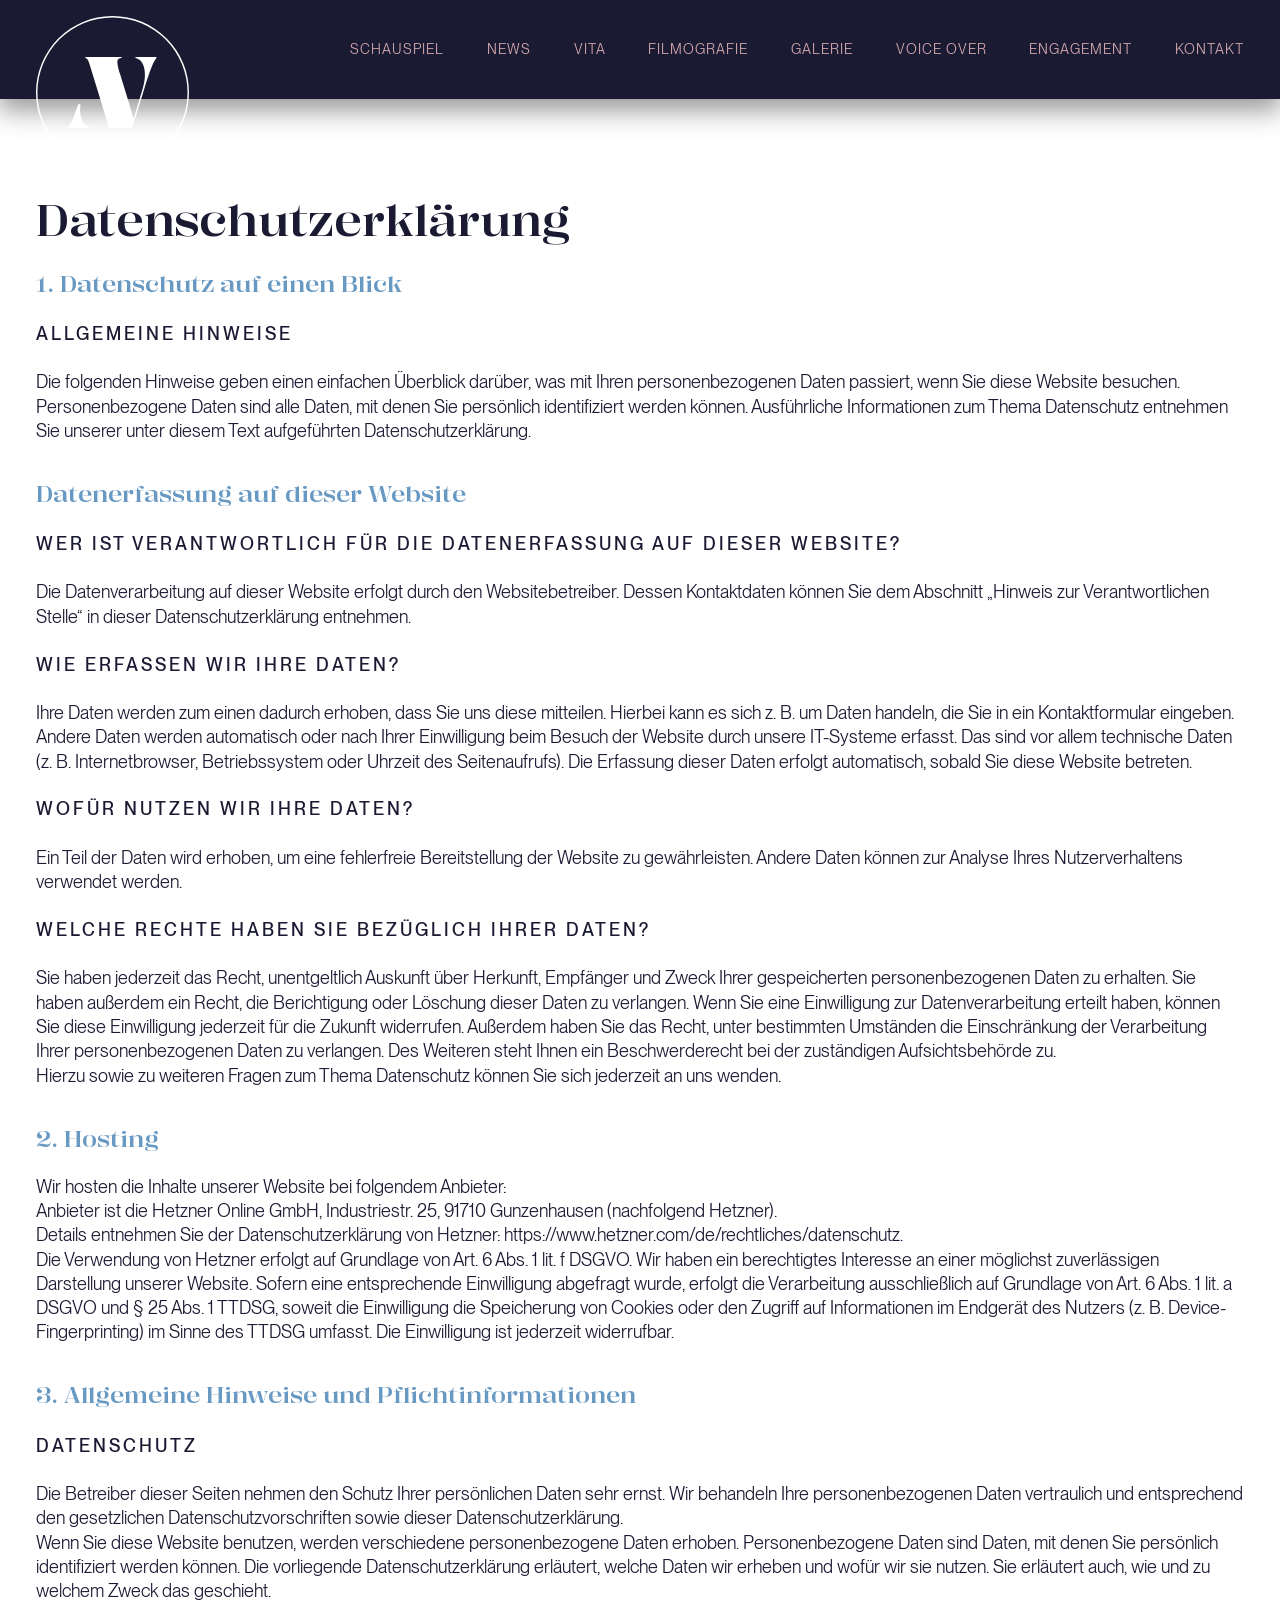
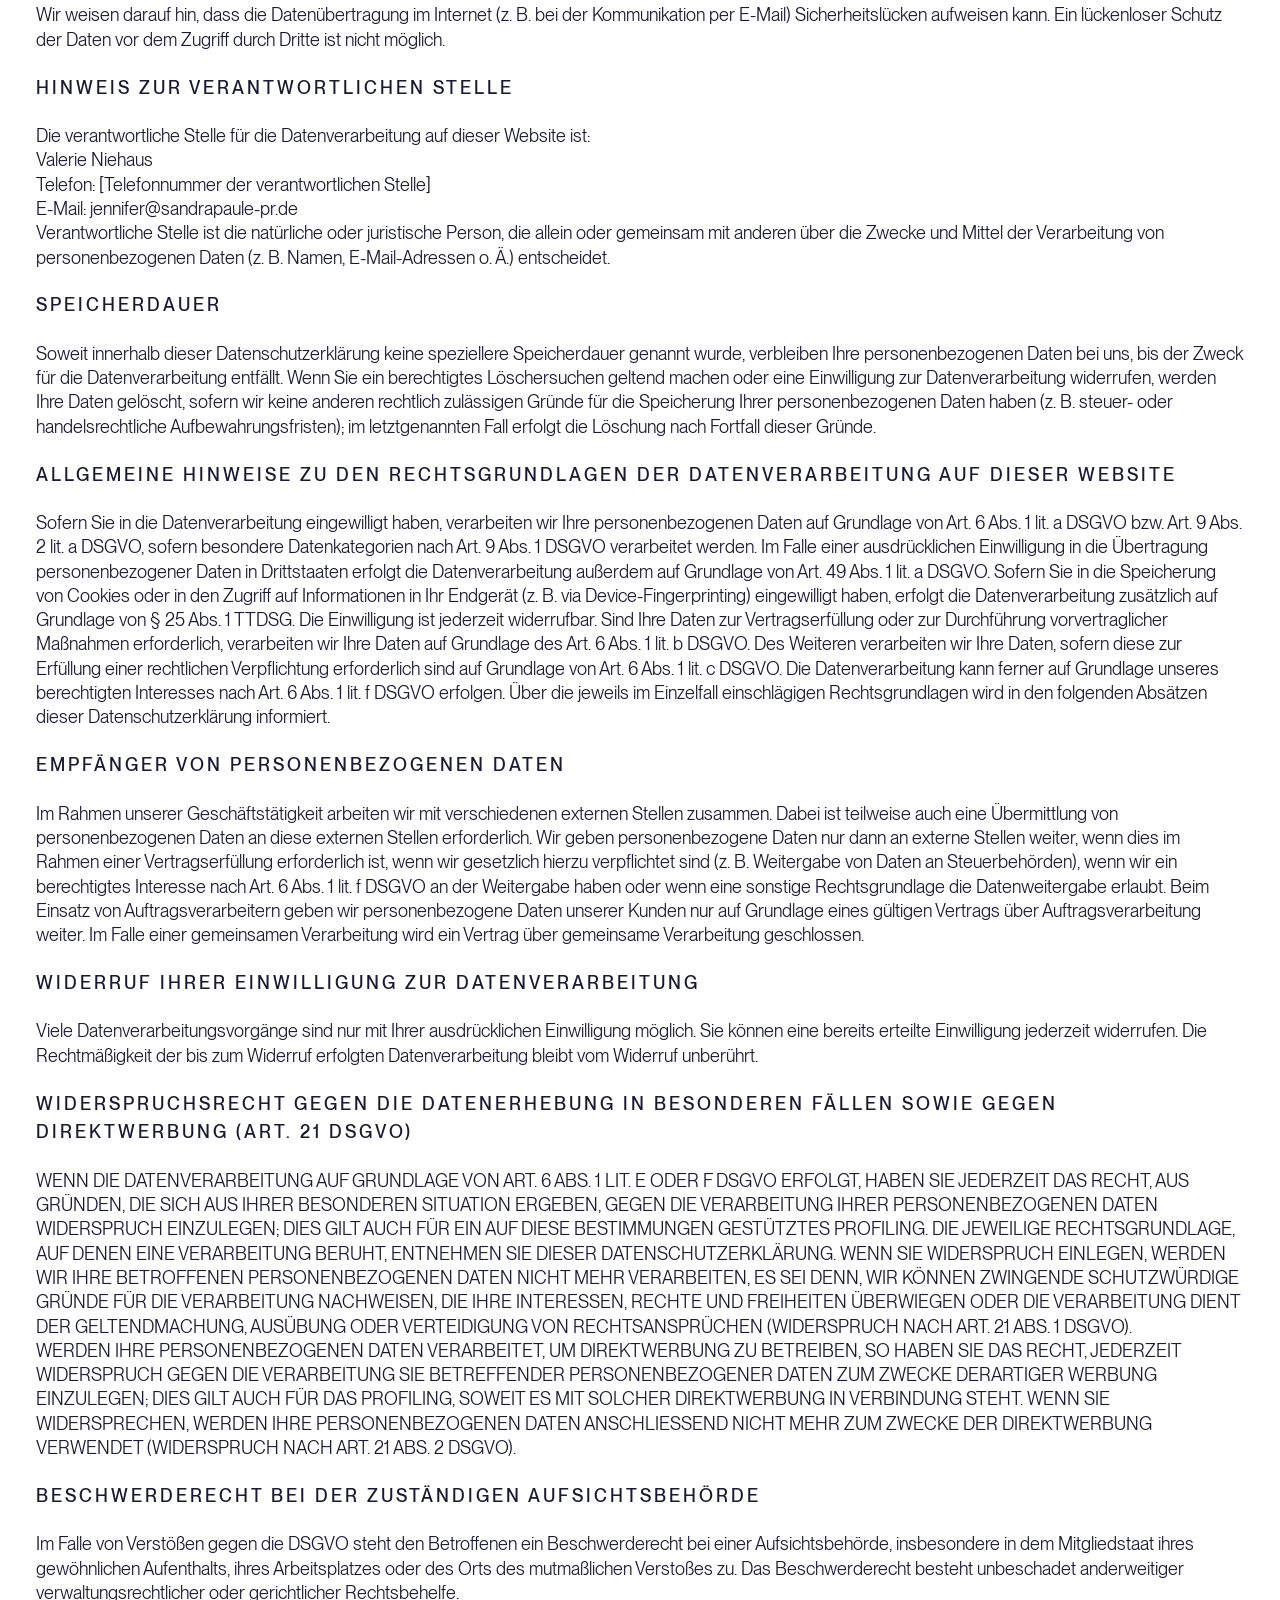
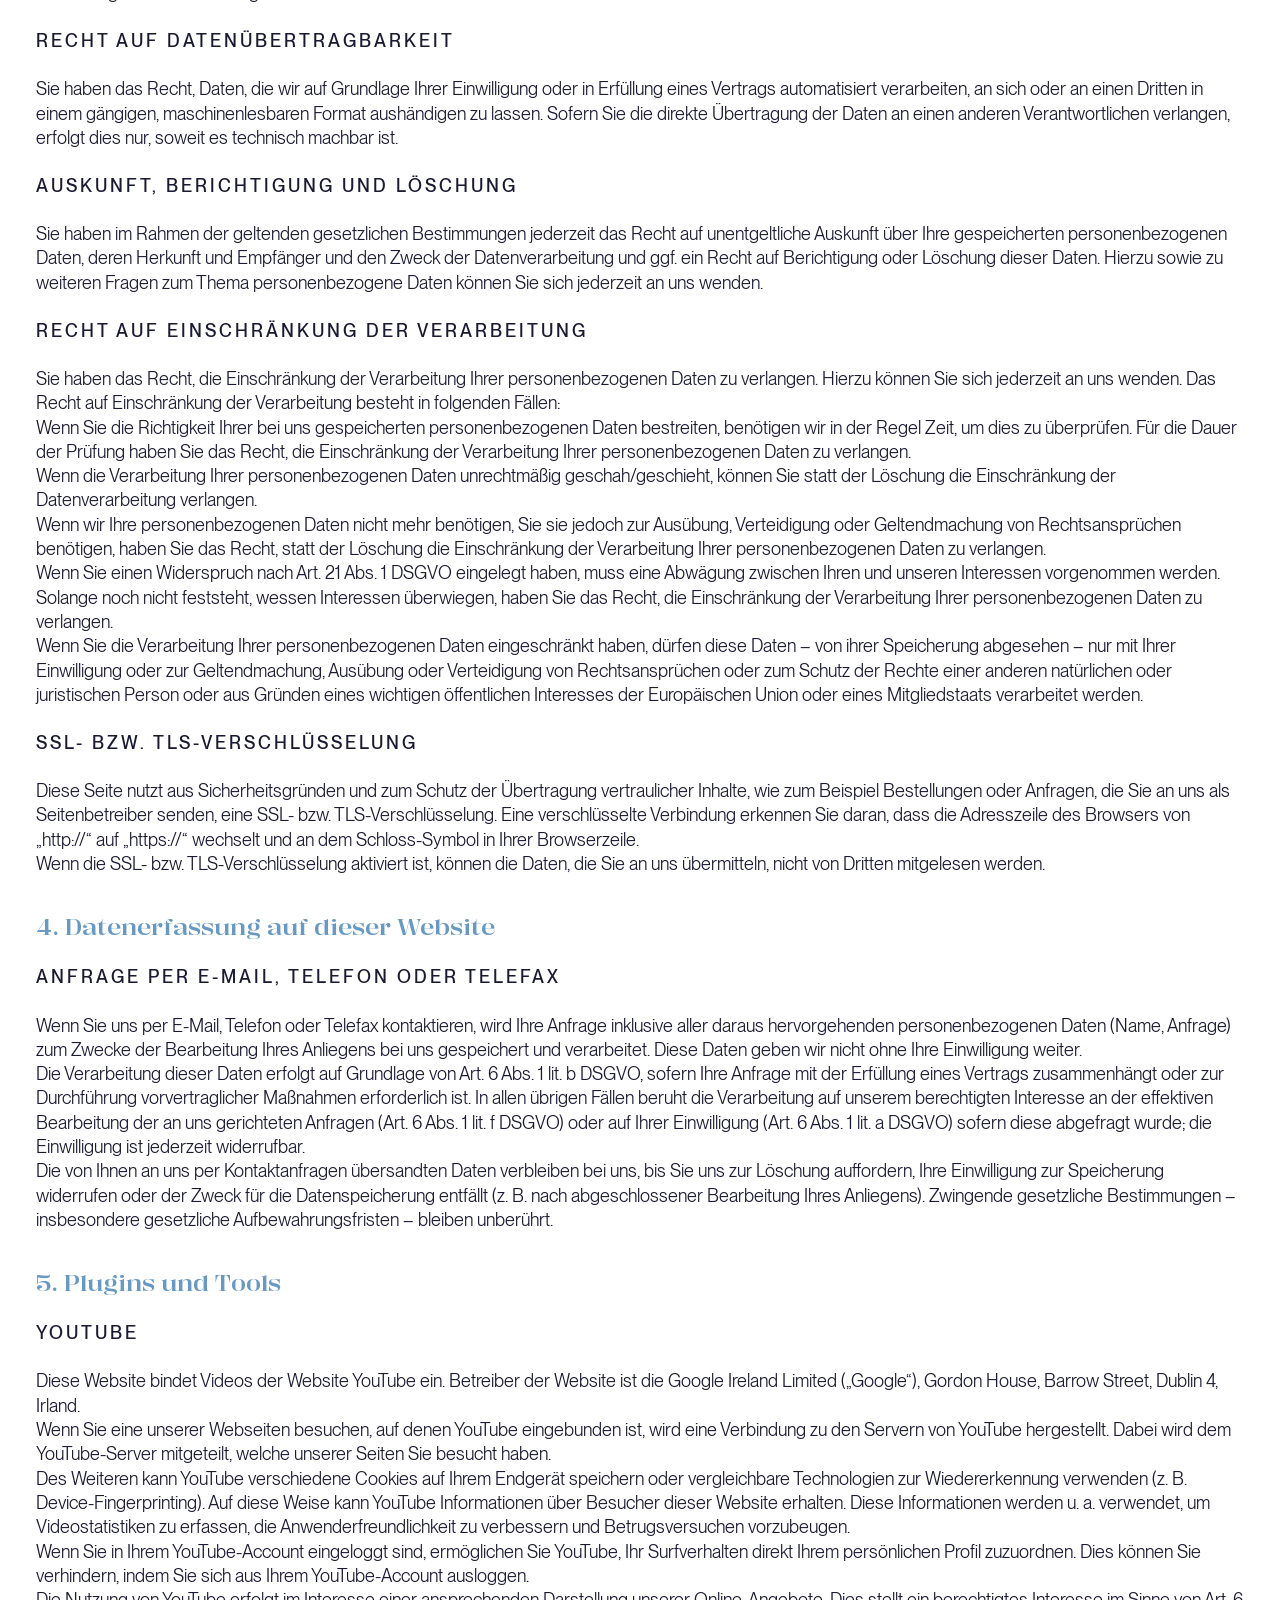
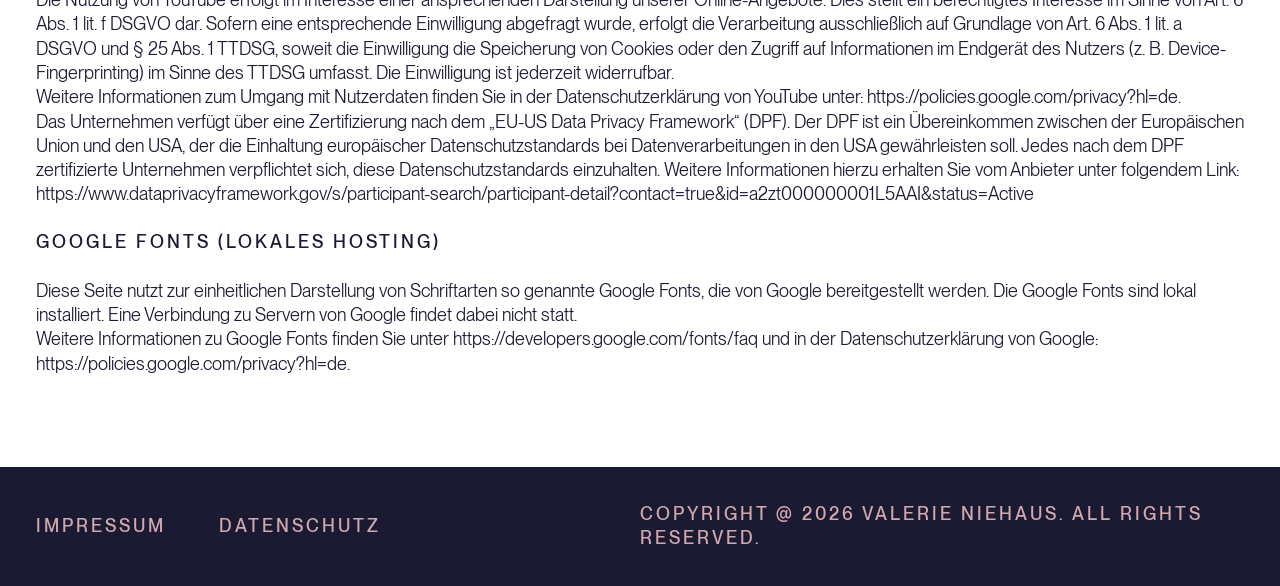
<file: datenschutz.html>
<!DOCTYPE html>
<html lang="en">

<head>
    <meta charset="UTF-8" />
    <meta http-equiv="X-UA-Compatible" content="IE=edge" />
    <meta name="viewport" content="width=device-width, initial-scale=1.0" />
    <title>Valerie Niehaus | Impressum</title>
    <link rel="icon" type="image/x-icon" href="asset/image/favicon.svg">
    <!-- bootstrap css -->
    <link rel="stylesheet" href="asset/css/bootstrap.min.css" />
    <!-- owl-carousel  -->
    <link rel="stylesheet" href="asset/css/owl.carousel.min.css" />
    <!-- aos css  -->
    <link rel="stylesheet" href="asset/css/aos.css">
    <!-- main CSS -->
    <link rel="stylesheet" href="asset/css/main.css" />
</head>

<body>
    <!-- ========================= -->
    <!-- header section  -->
    <!-- ========================= -->
    <header class="header">
        <div class="container">
            <nav class="navbar navbar-expand-lg navbar-light py-0">
                <a class="navbar-brand" href="index.html"><img src="asset/image/logo.svg" alt=""></a>
                <button id="nav-burger" class="navbar-toggler">
                    <span></span>
                    <span></span>
                    <span></span>
                    <span></span>
                </button>
                <div class="collapse navbar-collapse justify-content-end" id="navbarNavAltMarkup">
                    <div class="navbar-nav">
                        <a class="nav-link letter-sp" href="/index.html#schauspiel">Schauspiel</a>
                        <a class="nav-link letter-sp" href="/index.html#news">News</a>
                        <a class="nav-link letter-sp" href="/index.html#vita">Vita</a>
                        <a class="nav-link letter-sp" href="/index.html#filmografie">Filmografie</a>
                        <a class="nav-link letter-sp" href="/index.html#galerie">Galerie</a>
                        <a class="nav-link letter-sp" href="/index.html#voiceover">Voice Over</a>
                        <a class="nav-link letter-sp" href="/index.html#engagement">Engagement</a>
                        <a class="nav-link letter-sp" href="/index.html#kontakt">Kontakt</a>
                    </div>
                </div>
            </nav>
        </div>
    </header>
    <!-- ========================= -->
    <!-- policy section  -->
    <!-- ========================= -->
    <section class="policy">
        <div class="container">
            <h1 class="font-60">Datenschutz­erklärung</h1>
            <ul class="accordion-inner-cnt">
                <li>
                    <h2 class="font-28">1. Datenschutz auf einen Blick</h2>
                    <br>
                    <h3 class="font-20 uppercase letter-sp ">Allgemeine Hinweise</h3>
                    <br>
                    <p class="font-20">Die folgenden Hinweise geben einen einfachen Überblick darüber, was mit Ihren
                        personenbezogenen Daten passiert, wenn Sie diese Website besuchen. Personenbezogene Daten sind
                        alle Daten, mit denen Sie persönlich identifiziert werden können. Ausführliche Informationen zum
                        Thema Datenschutz entnehmen Sie unserer unter diesem Text aufgeführten Datenschutzerklärung.
                    </p>
                </li>
                <li>
                    <h3 class="font-28">Datenerfassung auf dieser Website</h3>
                    <br>
                    <h4 class="font-20 uppercase letter-sp">Wer ist verantwortlich für die Datenerfassung auf dieser
                        Website?</h4>
                        <br>
                    <p class="font-20">Die Datenverarbeitung auf dieser Website erfolgt durch den Websitebetreiber.
                        Dessen Kontaktdaten können Sie dem Abschnitt „Hinweis zur Verantwortlichen Stelle“ in dieser
                        Datenschutzerklärung entnehmen.
                    </p>
                        <br>
                    <h4 class="font-20 uppercase letter-sp">Wie erfassen wir Ihre Daten?</h4>
                    <br>
                    <p class="font-20">Ihre Daten werden zum einen dadurch erhoben, dass Sie uns diese mitteilen.
                        Hierbei kann es sich z. B. um Daten handeln, die Sie in ein Kontaktformular eingeben.
                    </p>
                    <p class="font-20">Andere Daten werden automatisch oder nach Ihrer Einwilligung beim Besuch der
                        Website durch unsere
                        IT-Systeme erfasst. Das sind vor allem technische Daten (z. B. Internetbrowser, Betriebssystem
                        oder Uhrzeit des Seitenaufrufs). Die Erfassung dieser Daten erfolgt automatisch, sobald Sie
                        diese Website betreten.</p>
                        <br>
                    <h4 class="font-20 uppercase letter-sp">Wofür nutzen wir Ihre Daten?
                    </h4>
                    <br>
                    <p class="font-20">Ein Teil der Daten wird erhoben, um eine fehlerfreie Bereitstellung der Website
                        zu gewährleisten. Andere Daten können zur Analyse Ihres Nutzerverhaltens verwendet werden.
                    </p>
                    <br>
                    <h4 class="font-20 uppercase letter-sp">Welche Rechte haben Sie bezüglich Ihrer Daten?
                    </h4>
                    <br>
                    <p class="font-20">Sie haben jederzeit das Recht, unentgeltlich Auskunft über Herkunft, Empfänger
                        und Zweck Ihrer gespeicherten personenbezogenen Daten zu erhalten. Sie haben außerdem ein Recht,
                        die Berichtigung oder Löschung dieser Daten zu verlangen. Wenn Sie eine Einwilligung zur
                        Datenverarbeitung erteilt haben, können Sie diese Einwilligung jederzeit für die Zukunft
                        widerrufen. Außerdem haben Sie das Recht, unter bestimmten Umständen die Einschränkung der
                        Verarbeitung Ihrer personenbezogenen Daten zu verlangen. Des Weiteren steht Ihnen ein
                        Beschwerderecht bei der zuständigen Aufsichtsbehörde zu.
                    </p>
                    <p class="font-20">Hierzu sowie zu weiteren Fragen zum Thema Datenschutz können Sie sich jederzeit
                        an uns wenden.</p>
                </li>
                
                <li>
                    <h2 class="font-28">2. Hosting</h2>
					<br>
                    <p class="font-20">Wir hosten die Inhalte unserer Website bei folgendem Anbieter:
                    </p>
                    <p class="font-20">Anbieter ist die Hetzner Online GmbH, Industriestr. 25, 91710 Gunzenhausen
                        (nachfolgend Hetzner).</p>
                    <p class="font-20 telefon">Details entnehmen Sie der Datenschutzerklärung von Hetzner: <a
                            class="font-20 " href="https://www.hetzner.com/de/rechtliches/datenschutz" target="_blank"
                            rel="noopener noreferrer">https://www.hetzner.com/de/rechtliches/datenschutz</a>.</p>
                    <p class="font-20">Die Verwendung von Hetzner erfolgt auf Grundlage von Art. 6 Abs. 1 lit. f DSGVO.
                        Wir haben ein
                        berechtigtes Interesse an einer möglichst zuverlässigen Darstellung unserer Website. Sofern eine
                        entsprechende Einwilligung abgefragt wurde, erfolgt die Verarbeitung ausschließlich auf
                        Grundlage von Art. 6 Abs. 1 lit. a DSGVO und § 25 Abs. 1 TTDSG, soweit die Einwilligung die
                        Speicherung von Cookies oder den Zugriff auf Informationen im Endgerät des Nutzers (z.&nbsp;B.
                        Device-Fingerprinting) im Sinne des TTDSG umfasst. Die Einwilligung ist jederzeit widerrufbar.
                    </p>
                </li>
                <li>
                    <h2 class="font-28">3. Allgemeine Hinweise und Pflicht­informationen</h2>
					<br>
                    <h3 class="font-20 uppercase letter-sp ">Datenschutz</h3>
					<br>
                    <p class="font-20">Die Betreiber dieser Seiten nehmen den Schutz Ihrer persönlichen Daten sehr
                        ernst. Wir behandeln Ihre personenbezogenen Daten vertraulich und entsprechend den gesetzlichen
                        Datenschutzvorschriften sowie dieser Datenschutzerklärung.</p>
                    <p class="font-20">Wenn Sie diese Website benutzen, werden verschiedene personenbezogene Daten
                        erhoben.
                        Personenbezogene Daten sind Daten, mit denen Sie persönlich identifiziert werden können. Die
                        vorliegende Datenschutzerklärung erläutert, welche Daten wir erheben und wofür wir sie nutzen.
                        Sie erläutert auch, wie und zu welchem Zweck das geschieht.</p>
                    <p class="font-20">Wir weisen darauf hin, dass die Datenübertragung im Internet (z.&nbsp;B. bei der
                        Kommunikation
                        per E-Mail) Sicherheitslücken aufweisen kann. Ein lückenloser Schutz der Daten vor dem Zugriff
                        durch Dritte ist nicht möglich.</p>
                        <br>
                    <h3 class="font-20 uppercase letter-sp">Hinweis zur verantwortlichen Stelle</h3>
                    <br>
                    <p class="font-20">Die verantwortliche Stelle für die Datenverarbeitung auf dieser Website ist:</p>
                    <p class="font-20">Valerie Niehaus</p>
                    <p class="font-20 telefon">Telefon: &#91;Telefonnummer der verantwortlichen Stelle&#93;<br />
                        E-Mail: <a href="#" title="" class="font-20">jennifer@sandrapaule-pr.de</a></p>
                    <p class="font-20 telefon">Verantwortliche Stelle ist die nat&uuml;rliche oder juristische Person,
                        die allein oder gemeinsam mit
                        anderen &uuml;ber die Zwecke und Mittel der Verarbeitung von personenbezogenen Daten (z.&nbsp;B.
                        Namen,
                        E-Mail-Adressen o. &Auml;.) entscheidet.</p>
                        <br>
                    <h3 class="font-20 uppercase letter-sp">Speicherdauer</h3>
                    <br>
                    <p class="font-20">Soweit innerhalb dieser Datenschutzerkl&auml;rung keine speziellere Speicherdauer
                        genannt wurde,
                        verbleiben Ihre personenbezogenen Daten bei uns, bis der Zweck f&uuml;r die Datenverarbeitung
                        entf&auml;llt. Wenn Sie ein berechtigtes L&ouml;schersuchen geltend machen oder eine
                        Einwilligung zur
                        Datenverarbeitung widerrufen, werden Ihre Daten gel&ouml;scht, sofern wir keine anderen
                        rechtlich
                        zul&auml;ssigen Gr&uuml;nde f&uuml;r die Speicherung Ihrer personenbezogenen Daten haben
                        (z.&nbsp;B.
                        steuer- oder handelsrechtliche Aufbewahrungsfristen); im letztgenannten Fall erfolgt die
                        L&ouml;schung
                        nach Fortfall dieser Gr&uuml;nde.</p>
                        <br>
                    <h3 class="font-20 uppercase letter-sp">Allgemeine Hinweise zu den Rechtsgrundlagen der
                        Datenverarbeitung auf dieser Website</h3>
                        <br>
                    <p class="font-20">Sofern Sie in die Datenverarbeitung eingewilligt haben, verarbeiten wir Ihre
                        personenbezogenen Daten auf
                        Grundlage von Art. 6 Abs. 1 lit. a DSGVO bzw. Art. 9 Abs. 2 lit. a DSGVO, sofern besondere
                        Datenkategorien nach Art. 9 Abs. 1 DSGVO verarbeitet werden. Im Falle einer ausdr&uuml;cklichen
                        Einwilligung in die &Uuml;bertragung personenbezogener Daten in Drittstaaten erfolgt die
                        Datenverarbeitung au&szlig;erdem auf Grundlage von Art. 49 Abs. 1 lit. a DSGVO. Sofern Sie in
                        die
                        Speicherung von Cookies oder in den Zugriff auf Informationen in Ihr Endger&auml;t (z.&nbsp;B.
                        via
                        Device-Fingerprinting) eingewilligt haben, erfolgt die Datenverarbeitung zus&auml;tzlich auf
                        Grundlage
                        von &sect; 25 Abs. 1 TTDSG. Die Einwilligung ist jederzeit widerrufbar. Sind Ihre Daten zur
                        Vertragserf&uuml;llung oder zur Durchf&uuml;hrung vorvertraglicher Ma&szlig;nahmen erforderlich,
                        verarbeiten wir Ihre Daten auf Grundlage des Art. 6 Abs. 1 lit. b DSGVO. Des Weiteren
                        verarbeiten wir
                        Ihre Daten, sofern diese zur Erf&uuml;llung einer rechtlichen Verpflichtung erforderlich sind
                        auf
                        Grundlage von Art. 6 Abs. 1 lit. c DSGVO. Die Datenverarbeitung kann ferner auf Grundlage
                        unseres
                        berechtigten Interesses nach Art. 6 Abs. 1 lit. f DSGVO erfolgen. &Uuml;ber die jeweils im
                        Einzelfall
                        einschl&auml;gigen Rechtsgrundlagen wird in den folgenden Abs&auml;tzen dieser
                        Datenschutzerkl&auml;rung
                        informiert.</p>
                        <br>
                    <h3 class="font-20 uppercase letter-sp">Empfänger von personenbezogenen Daten</h3>
                    <br>
                    <p class="font-20">Im Rahmen unserer Gesch&auml;ftst&auml;tigkeit arbeiten wir mit verschiedenen
                        externen Stellen zusammen.
                        Dabei ist teilweise auch eine &Uuml;bermittlung von personenbezogenen Daten an diese externen
                        Stellen
                        erforderlich. Wir geben personenbezogene Daten nur dann an externe Stellen weiter, wenn dies im
                        Rahmen
                        einer Vertragserf&uuml;llung erforderlich ist, wenn wir gesetzlich hierzu verpflichtet sind
                        (z.&nbsp;B.
                        Weitergabe von Daten an Steuerbeh&ouml;rden), wenn wir ein berechtigtes Interesse nach Art. 6
                        Abs. 1
                        lit. f DSGVO an der Weitergabe haben oder wenn eine sonstige Rechtsgrundlage die Datenweitergabe
                        erlaubt. Beim Einsatz von Auftragsverarbeitern geben wir personenbezogene Daten unserer Kunden
                        nur auf
                        Grundlage eines g&uuml;ltigen Vertrags &uuml;ber Auftragsverarbeitung weiter. Im Falle einer
                        gemeinsamen
                        Verarbeitung wird ein Vertrag &uuml;ber gemeinsame Verarbeitung geschlossen.</p>
                        <br>
                    <h3 class="font-20 uppercase letter-sp">Widerruf Ihrer Einwilligung zur Datenverarbeitung</h3>
                    <br>
                    <p class="font-20">Viele Datenverarbeitungsvorg&auml;nge sind nur mit Ihrer ausdr&uuml;cklichen
                        Einwilligung m&ouml;glich.
                        Sie k&ouml;nnen eine bereits erteilte Einwilligung jederzeit widerrufen. Die
                        Rechtm&auml;&szlig;igkeit
                        der bis zum Widerruf erfolgten Datenverarbeitung bleibt vom Widerruf unber&uuml;hrt.</p>
                        <br>
                    <h3 class="font-20 uppercase letter-sp">Widerspruchsrecht gegen die Datenerhebung in besonderen
                        F&auml;llen sowie gegen Direktwerbung (Art. 21
                        DSGVO)</h3>
                        <br>
                    <p class="font-20">WENN DIE DATENVERARBEITUNG AUF GRUNDLAGE VON ART. 6 ABS. 1 LIT. E ODER F DSGVO
                        ERFOLGT, HABEN SIE
                        JEDERZEIT DAS RECHT, AUS GR&Uuml;NDEN, DIE SICH AUS IHRER BESONDEREN SITUATION ERGEBEN, GEGEN
                        DIE
                        VERARBEITUNG IHRER PERSONENBEZOGENEN DATEN WIDERSPRUCH EINZULEGEN; DIES GILT AUCH F&Uuml;R EIN
                        AUF DIESE
                        BESTIMMUNGEN GEST&Uuml;TZTES PROFILING. DIE JEWEILIGE RECHTSGRUNDLAGE, AUF DENEN EINE
                        VERARBEITUNG
                        BERUHT, ENTNEHMEN SIE DIESER DATENSCHUTZERKL&Auml;RUNG. WENN SIE WIDERSPRUCH EINLEGEN, WERDEN
                        WIR IHRE
                        BETROFFENEN PERSONENBEZOGENEN DATEN NICHT MEHR VERARBEITEN, ES SEI DENN, WIR K&Ouml;NNEN
                        ZWINGENDE
                        SCHUTZW&Uuml;RDIGE GR&Uuml;NDE F&Uuml;R DIE VERARBEITUNG NACHWEISEN, DIE IHRE INTERESSEN, RECHTE
                        UND
                        FREIHEITEN &Uuml;BERWIEGEN ODER DIE VERARBEITUNG DIENT DER GELTENDMACHUNG, AUS&Uuml;BUNG ODER
                        VERTEIDIGUNG VON RECHTSANSPR&Uuml;CHEN (WIDERSPRUCH NACH ART. 21 ABS. 1 DSGVO).</p>
                    <p class="font-20">WERDEN IHRE PERSONENBEZOGENEN DATEN VERARBEITET, UM DIREKTWERBUNG ZU BETREIBEN,
                        SO HABEN SIE DAS RECHT,
                        JEDERZEIT WIDERSPRUCH GEGEN DIE VERARBEITUNG SIE BETREFFENDER PERSONENBEZOGENER DATEN ZUM ZWECKE
                        DERARTIGER WERBUNG EINZULEGEN; DIES GILT AUCH F&Uuml;R DAS PROFILING, SOWEIT ES MIT SOLCHER
                        DIREKTWERBUNG IN VERBINDUNG STEHT. WENN SIE WIDERSPRECHEN, WERDEN IHRE PERSONENBEZOGENEN DATEN
                        ANSCHLIESSEND NICHT MEHR ZUM ZWECKE DER DIREKTWERBUNG VERWENDET (WIDERSPRUCH NACH ART. 21 ABS. 2
                        DSGVO).
                    </p>
                    <br>
                    <h3 class="font-20 uppercase letter-sp">Beschwerde&shy;recht bei der zust&auml;ndigen
                        Aufsichts&shy;beh&ouml;rde</h3>
                        <br>
                    <p class="font-20">Im Falle von Verst&ouml;&szlig;en gegen die DSGVO steht den Betroffenen ein
                        Beschwerderecht bei einer
                        Aufsichtsbeh&ouml;rde, insbesondere in dem Mitgliedstaat ihres gew&ouml;hnlichen Aufenthalts,
                        ihres
                        Arbeitsplatzes oder des Orts des mutma&szlig;lichen Versto&szlig;es zu. Das Beschwerderecht
                        besteht
                        unbeschadet anderweitiger verwaltungsrechtlicher oder gerichtlicher Rechtsbehelfe.</p>
                        <br>
                    <h3 class="font-20 uppercase letter-sp">Recht auf Daten&shy;&uuml;bertrag&shy;barkeit</h3>
                    <br>
                    <p class="font-20">Sie haben das Recht, Daten, die wir auf Grundlage Ihrer Einwilligung oder in
                        Erf&uuml;llung eines
                        Vertrags automatisiert verarbeiten, an sich oder an einen Dritten in einem g&auml;ngigen,
                        maschinenlesbaren Format aush&auml;ndigen zu lassen. Sofern Sie die direkte &Uuml;bertragung der
                        Daten
                        an einen anderen Verantwortlichen verlangen, erfolgt dies nur, soweit es technisch machbar ist.
                    </p>
                    <br>
                    <h3 class="font-20 uppercase letter-sp">Auskunft, Berichtigung und L&ouml;schung</h3>
                    <br>
                    <p class="font-20">Sie haben im Rahmen der geltenden gesetzlichen Bestimmungen jederzeit das Recht
                        auf unentgeltliche
                        Auskunft &uuml;ber Ihre gespeicherten personenbezogenen Daten, deren Herkunft und Empf&auml;nger
                        und den
                        Zweck der Datenverarbeitung und ggf. ein Recht auf Berichtigung oder L&ouml;schung dieser Daten.
                        Hierzu
                        sowie zu weiteren Fragen zum Thema personenbezogene Daten k&ouml;nnen Sie sich jederzeit an uns
                        wenden.
                    </p>
                    <br>
                    <h3 class="font-20 uppercase letter-sp">Recht auf Einschr&auml;nkung der Verarbeitung</h3>
                    <br>
                    <p class="font-20">Sie haben das Recht, die Einschr&auml;nkung der Verarbeitung Ihrer
                        personenbezogenen Daten zu verlangen.
                        Hierzu k&ouml;nnen Sie sich jederzeit an uns wenden. Das Recht auf Einschr&auml;nkung der
                        Verarbeitung
                        besteht in folgenden F&auml;llen:</p>
                    <p class="font-20">Wenn Sie die Richtigkeit Ihrer bei uns gespeicherten personenbezogenen Daten
                        bestreiten,
                        ben&ouml;tigen wir in der Regel Zeit, um dies zu &uuml;berpr&uuml;fen. F&uuml;r die Dauer der
                        Pr&uuml;fung haben Sie das Recht, die Einschr&auml;nkung der Verarbeitung Ihrer
                        personenbezogenen
                        Daten zu verlangen.</p>
                    <p class="font-20">Wenn die Verarbeitung Ihrer personenbezogenen Daten unrechtm&auml;&szlig;ig
                        geschah/geschieht,
                        k&ouml;nnen Sie statt der L&ouml;schung die Einschr&auml;nkung der Datenverarbeitung verlangen.
                    </p>
                    <p class="font-20">Wenn wir Ihre personenbezogenen Daten nicht mehr ben&ouml;tigen, Sie sie jedoch
                        zur Aus&uuml;bung,
                        Verteidigung oder Geltendmachung von Rechtsanspr&uuml;chen ben&ouml;tigen, haben Sie das Recht,
                        statt der L&ouml;schung die Einschr&auml;nkung der Verarbeitung Ihrer personenbezogenen Daten zu
                        verlangen.</p>
                    <p class="font-20">Wenn Sie einen Widerspruch nach Art. 21 Abs. 1 DSGVO eingelegt haben, muss eine
                        Abw&auml;gung
                        zwischen Ihren und unseren Interessen vorgenommen werden. Solange noch nicht feststeht, wessen
                        Interessen &uuml;berwiegen, haben Sie das Recht, die Einschr&auml;nkung der Verarbeitung Ihrer
                        personenbezogenen Daten zu verlangen.</p>
                    <p class="font-20">Wenn Sie die Verarbeitung Ihrer personenbezogenen Daten eingeschr&auml;nkt haben,
                        d&uuml;rfen diese Daten
                        &ndash; von ihrer Speicherung abgesehen &ndash; nur mit Ihrer Einwilligung oder zur
                        Geltendmachung,
                        Aus&uuml;bung oder Verteidigung von Rechtsanspr&uuml;chen oder zum Schutz der Rechte einer
                        anderen
                        nat&uuml;rlichen oder juristischen Person oder aus Gr&uuml;nden eines wichtigen
                        &ouml;ffentlichen
                        Interesses der Europ&auml;ischen Union oder eines Mitgliedstaats verarbeitet werden.</p>
                        <br>
                    <h3 class="font-20 uppercase letter-sp">SSL- bzw. TLS-Verschl&uuml;sselung</h3>
                    <br>
                    <p class="font-20">Diese Seite nutzt aus Sicherheitsgr&uuml;nden und zum Schutz der &Uuml;bertragung
                        vertraulicher Inhalte,
                        wie zum Beispiel Bestellungen oder Anfragen, die Sie an uns als Seitenbetreiber senden, eine
                        SSL- bzw.
                        TLS-Verschl&uuml;sselung. Eine verschl&uuml;sselte Verbindung erkennen Sie daran, dass die
                        Adresszeile
                        des Browsers von &bdquo;http://&ldquo; auf &bdquo;https://&ldquo; wechselt und an dem
                        Schloss-Symbol in
                        Ihrer Browserzeile.</p>
                    <p class="font-20">Wenn die SSL- bzw. TLS-Verschl&uuml;sselung aktiviert ist, k&ouml;nnen die Daten,
                        die Sie an uns
                        &uuml;bermitteln, nicht von Dritten mitgelesen werden.</p>
                </li>
                <li>
                    <h2 class="font-28">4. Datenerfassung auf dieser Website</h2>
                    <br>
                    <h3 class="font-20 uppercase letter-sp">Anfrage per E-Mail, Telefon oder Telefax</h3>
                    <br>
                    <p class="font-20">Wenn Sie uns per E-Mail, Telefon oder Telefax kontaktieren, wird Ihre Anfrage
                        inklusive aller daraus
                        hervorgehenden personenbezogenen Daten (Name, Anfrage) zum Zwecke der Bearbeitung Ihres
                        Anliegens bei
                        uns gespeichert und verarbeitet. Diese Daten geben wir nicht ohne Ihre Einwilligung weiter.</p>
                    <p class="font-20">Die Verarbeitung dieser Daten erfolgt auf Grundlage von Art. 6 Abs. 1 lit. b
                        DSGVO, sofern Ihre Anfrage
                        mit der Erf&uuml;llung eines Vertrags zusammenh&auml;ngt oder zur Durchf&uuml;hrung
                        vorvertraglicher
                        Ma&szlig;nahmen erforderlich ist. In allen &uuml;brigen F&auml;llen beruht die Verarbeitung auf
                        unserem
                        berechtigten Interesse an der effektiven Bearbeitung der an uns gerichteten Anfragen (Art. 6
                        Abs. 1 lit.
                        f DSGVO) oder auf Ihrer Einwilligung (Art. 6 Abs. 1 lit. a DSGVO) sofern diese abgefragt wurde;
                        die
                        Einwilligung ist jederzeit widerrufbar.</p>
                    <p class="font-20">Die von Ihnen an uns per Kontaktanfragen &uuml;bersandten Daten verbleiben bei
                        uns, bis Sie uns zur
                        L&ouml;schung auffordern, Ihre Einwilligung zur Speicherung widerrufen oder der Zweck f&uuml;r
                        die
                        Datenspeicherung entf&auml;llt (z.&nbsp;B. nach abgeschlossener Bearbeitung Ihres Anliegens).
                        Zwingende
                        gesetzliche Bestimmungen &ndash; insbesondere gesetzliche Aufbewahrungsfristen &ndash; bleiben
                        unber&uuml;hrt.</p>
                </li>
                <li>
                    <h2 class="font-28">5. Plugins und Tools</h2>
                    <br>
                    <h3 class="font-20 letter-sp uppercase">YouTube</h3>
                    <br>
                    <p class="font-20">Diese Website bindet Videos der Website YouTube ein. Betreiber der Website ist
                        die Google Ireland Limited
                        (&bdquo;Google&ldquo;), Gordon House, Barrow Street, Dublin 4, Irland.</p>
                    <p class="font-20">Wenn Sie eine unserer Webseiten besuchen, auf denen YouTube eingebunden ist, wird
                        eine Verbindung zu den
                        Servern von YouTube hergestellt. Dabei wird dem YouTube-Server mitgeteilt, welche unserer Seiten
                        Sie
                        besucht haben.</p>
                    <p class="font-20">Des Weiteren kann YouTube verschiedene Cookies auf Ihrem Endger&auml;t speichern
                        oder vergleichbare
                        Technologien zur Wiedererkennung verwenden (z.&nbsp;B. Device-Fingerprinting). Auf diese Weise
                        kann
                        YouTube Informationen &uuml;ber Besucher dieser Website erhalten. Diese Informationen werden
                        u.&nbsp;a.
                        verwendet, um Videostatistiken zu erfassen, die Anwenderfreundlichkeit zu verbessern und
                        Betrugsversuchen vorzubeugen.</p>
                    <p class="font-20">Wenn Sie in Ihrem YouTube-Account eingeloggt sind, erm&ouml;glichen Sie YouTube,
                        Ihr Surfverhalten direkt
                        Ihrem pers&ouml;nlichen Profil zuzuordnen. Dies k&ouml;nnen Sie verhindern, indem Sie sich aus
                        Ihrem
                        YouTube-Account ausloggen.</p>
                    <p class="font-20">Die Nutzung von YouTube erfolgt im Interesse einer ansprechenden Darstellung
                        unserer Online-Angebote.
                        Dies stellt ein berechtigtes Interesse im Sinne von Art. 6 Abs. 1 lit. f DSGVO dar. Sofern eine
                        entsprechende Einwilligung abgefragt wurde, erfolgt die Verarbeitung ausschlie&szlig;lich auf
                        Grundlage
                        von Art. 6 Abs. 1 lit. a DSGVO und &sect; 25 Abs. 1 TTDSG, soweit die Einwilligung die
                        Speicherung von
                        Cookies oder den Zugriff auf Informationen im Endger&auml;t des Nutzers (z.&nbsp;B.
                        Device-Fingerprinting) im Sinne des TTDSG umfasst. Die Einwilligung ist jederzeit widerrufbar.
                    </p>
                    <p class="font-20 telefon">Weitere Informationen zum Umgang mit Nutzerdaten finden Sie in der
                        Datenschutzerkl&auml;rung von YouTube
                        unter: <a class="font-20" title="" href="https://policies.google.com/privacy?hl=de"
                            target="_blank" rel="noopener noreferrer">https://policies.google.com/privacy?hl=de</a>.</p>
                    <p class="font-20 telefon">Das Unternehmen verf&uuml;gt &uuml;ber eine Zertifizierung nach dem
                        &bdquo;EU-US Data Privacy
                        Framework&ldquo; (DPF). Der DPF ist ein &Uuml;bereinkommen zwischen der Europ&auml;ischen Union
                        und den
                        USA, der die Einhaltung europ&auml;ischer Datenschutzstandards bei Datenverarbeitungen in den
                        USA
                        gew&auml;hrleisten soll. Jedes nach dem DPF zertifizierte Unternehmen verpflichtet sich, diese
                        Datenschutzstandards einzuhalten. Weitere Informationen hierzu erhalten Sie vom Anbieter unter
                        folgendem
                        Link: <a class="font-20" title=""
                            href="https://www.dataprivacyframework.gov/s/participant-search/participant-detail?contact=true&id=a2zt000000001L5AAI&status=Active"
                            target="_blank"
                            rel="noopener noreferrer">https://www.dataprivacyframework.gov/s/participant-search/participant-detail?contact=true&id=a2zt000000001L5AAI&status=Active</a>
                    </p>
                    <br>
                    <h3 class="font-20 letter-sp uppercase">Google Fonts (lokales Hosting)</h3>
                    <br>
                    <p class="font-20">Diese Seite nutzt zur einheitlichen Darstellung von Schriftarten so genannte
                        Google Fonts, die von Google
                        bereitgestellt werden. Die Google Fonts sind lokal installiert. Eine Verbindung zu Servern von
                        Google
                        findet dabei nicht statt.</p>
                    <p class="font-20 telefon">Weitere Informationen zu Google Fonts finden Sie unter <a
                            class="font-20 " title="" href="https://developers.google.com/fonts/faq" target="_blank"
                            rel="noopener noreferrer">https://developers.google.com/fonts/faq</a> und in der
                        Datenschutzerkl&auml;rung von Google: <a title="" class="font-20"
                            href="https://policies.google.com/privacy?hl=de" target="_blank"
                            rel="noopener noreferrer">https://policies.google.com/privacy?hl=de</a>.</p>
                </li>
            </ul>
        </div>
    </section>
    <!-- ========================= -->
    <!-- footer   section  -->
    <!-- ========================= -->
    <footer>
        <div class="container">
            <div class="footer-wrap">
                <ul class="footer-left">
                    <li>
                        <a href="impressum.html" title="" class="font-20 uppercase letter-sp pinkcolor">Impressum</a>
                    </li>
                    <li>
                        <a href="datenschutz.html" title=""
                            class="font-20 uppercase letter-sp pinkcolor">Datenschutz</a>
                    </li>
                </ul>
                <div class="footer-right">
                    <span class="font-20 uppercase letter-sp pinkcolor">Copyright @ <span id="currentYear"></span>
                        Valerie Niehaus. All rights reserved.</span>
                </div>
            </div>
        </div>

    </footer>



    <!----------------------- JQUERY ----------------->
    <script src="asset/js/jquery-min.js"></script>

    <!-- BOOTSTRAP JS -->
    <script src="asset/js/bootstrap.bundle.min.js"></script>
    <!----------------------- OWL CAROUSEL ----------------->
    <script src="asset/js/owl.carousel.min.js"></script>
    <!-- iframe video js  -->
    <script src="https://www.schauspielervideos.de/res2/dist/lbp-embed.min.js"></script>
    <!-- script js -->
    <script src="asset/js/script.js"></script>
    <!-- aos  -->
    <script src="asset/js/aos.js"></script>
</body>

</html>
</file>
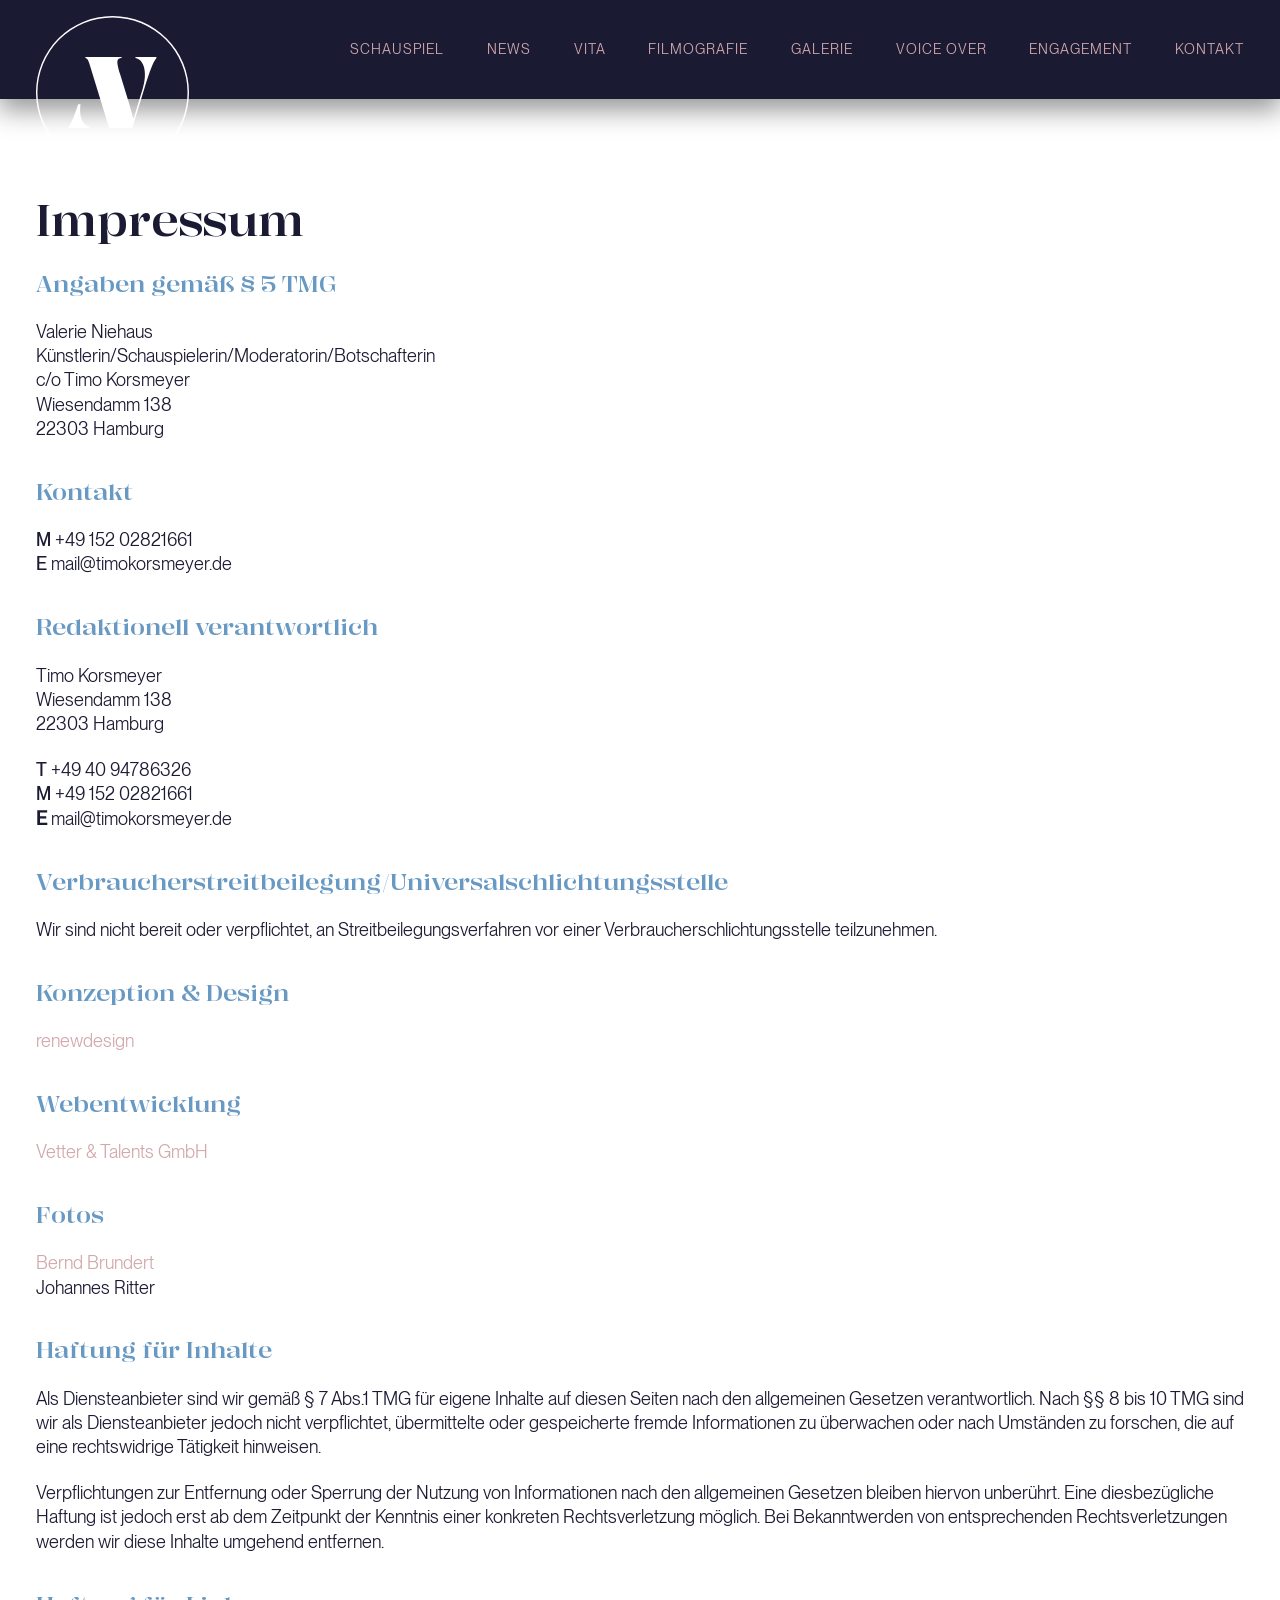
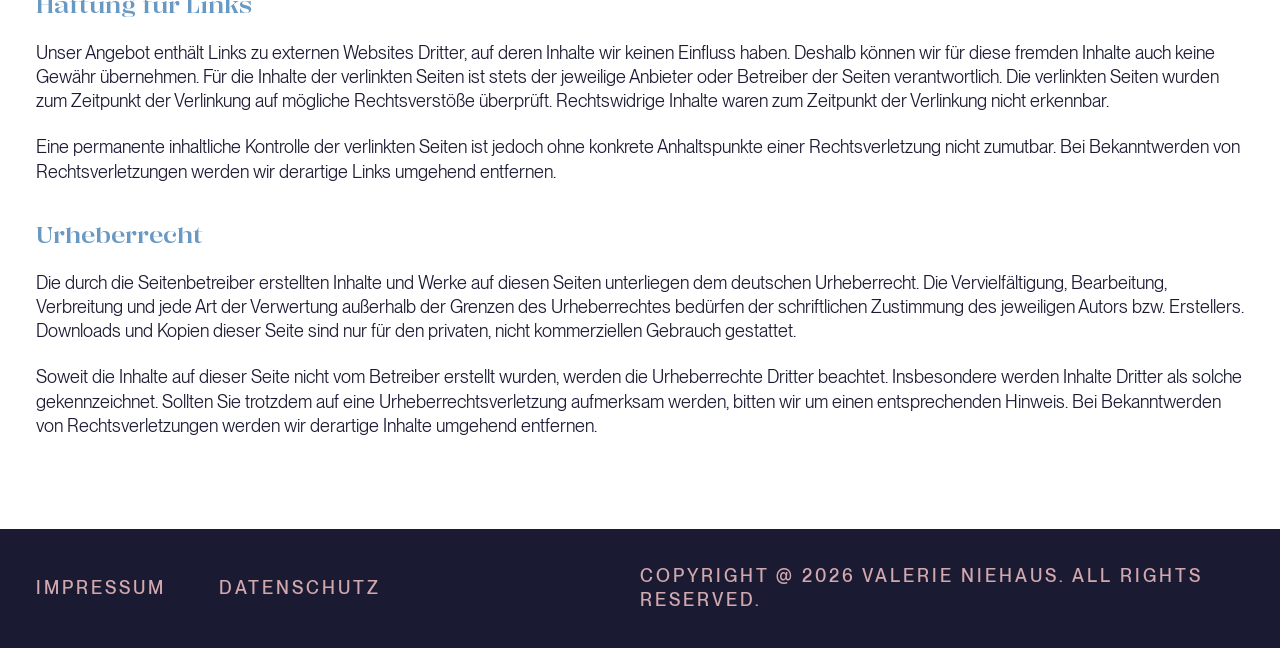
<file: impressum.html>
<!DOCTYPE html>
<html lang="en">

<head>
    <meta charset="UTF-8" />
    <meta http-equiv="X-UA-Compatible" content="IE=edge" />
    <meta name="viewport" content="width=device-width, initial-scale=1.0" />
    <title>Valerie Niehaus | Impressum</title>
    <link rel="icon" type="image/x-icon" href="asset/image/favicon.svg">
    <!-- bootstrap css -->
    <link rel="stylesheet" href="asset/css/bootstrap.min.css" />
    <!-- owl-carousel  -->
    <link rel="stylesheet" href="asset/css/owl.carousel.min.css" />
    <!-- aos css  -->
    <link rel="stylesheet" href="asset/css/aos.css">
    <!-- main CSS -->
    <link rel="stylesheet" href="asset/css/main.css" />
</head>

<body>
    <!-- ========================= -->
    <!-- header section  -->
    <!-- ========================= -->
    <header class="header">
        <div class="container">
            <nav class="navbar navbar-expand-lg navbar-light py-0">
                <a class="navbar-brand" href="index.html"><img src="asset/image/logo.svg" alt=""></a>
                <button id="nav-burger" class="navbar-toggler">
                    <span></span>
                    <span></span>
                    <span></span>
                    <span></span>
                </button>
                <div class="collapse navbar-collapse justify-content-end" id="navbarNavAltMarkup">
                    <div class="navbar-nav">
                        <a class="nav-link letter-sp" href="/index.html/#schauspiel">Schauspiel</a>
                        <a class="nav-link letter-sp" href="/index.html#news">News</a>
                        <a class="nav-link letter-sp" href="/index.html#vita">Vita</a>
                        <a class="nav-link letter-sp" href="/index.html#filmografie">Filmografie</a>
                        <a class="nav-link letter-sp" href="/index.html#galerie">Galerie</a>
                        <a class="nav-link letter-sp" href="/index.html#voiceover">Voice Over</a>
                        <a class="nav-link letter-sp" href="/index.html#engagement">Engagement</a>
                        <a class="nav-link letter-sp" href="/index.html#kontakt">Kontakt</a>
                    </div>
                </div>
            </nav>
        </div>
    </header>
    <!-- ========================= -->
    <!-- policy section  -->
    <!-- ========================= -->
    <section class="policy">
        <div class="container">
            <h1 class="font-60">Impressum</h1>
            <ul class="accordion-inner-cnt">
                <li>
                    <h2 class="font-28">Angaben gemäß § 5 TMG</h2>
					<br>
                    <p class="font-20">Valerie Niehaus  <br>
                        Künstlerin/Schauspielerin/Moderatorin/Botschafterin<br>
                        c/o Timo Korsmeyer<br>
						Wiesendamm 138<br>
						22303 Hamburg
                    </p>
                </li>
                <li>
                    <h2 class="font-28">Kontakt</h2>
					<br>
                    <p class="font-20 telefon"><a href="tel:+4915202821661" class="font-20 "><span style="font-weight:500">M</span> +49 152 02821661</a>
                    </p>
                    <p class="font-20 telefon"><span style="font-weight:500">E</span> <a href="mailto:mail@timokorsmeyer.de" class="font-20 ">mail@timokorsmeyer.de</a>
                    </p>
                </li>
				<li>
                    <h2 class="font-28">Redaktionell verantwortlich</h2>
					<br>
                    <p class="font-20">Timo Korsmeyer<br>
					Wiesendamm 138<br>
					22303 Hamburg
                    </p>
					<br>
					<p class="font-20 telefon"><a href="tel:+494094786326" class="font-20 "><span style="font-weight:500">T</span> +49 40 94786326</a>
					</p>
					<p class="font-20 telefon"><a href="tel:+4915202821661" class="font-20 "><span style="font-weight:500">M</span> +49 152 02821661</a>
					</p>
					<p class="font-20 telefon"><strong>E</strong> <a href="mailto:mail@timokorsmeyer.de" class="font-20 ">mail@timokorsmeyer.de</a>
                    </p>			
                </li>				
                <li>
                    <h2 class="font-28">Verbraucher­streit­beilegung/Universal­schlichtungs­stelle</h2>
					<br>
                    <p class="font-20"> Wir sind nicht bereit oder verpflichtet, an Streitbeilegungsverfahren vor einer Verbraucherschlichtungsstelle teilzunehmen.
                    </p>
                </li>
                <li>
                    <h2 class="font-28">Konzeption & Design</h2>
					<br>
                    <p class="font-20"><a href="https://www.renewdesign.de" class="pinkcolor" target="_blank">renewdesign</a>
                    </p>
                </li>
                <li>
                    <h2 class="font-28">Webentwicklung</h2>
					<br>
                    <p class="font-20"><a href="https://www.vetterandtalents.com" class="pinkcolor" target="_blank">Vetter & Talents GmbH</a>
                    </p>
                </li>		
                <li>
                    <h2 class="font-28">Fotos</h2>
					<br>
                    <p class="font-20"><a href="http://www.berndbrundert.de" class="pinkcolor" target="_blank">Bernd Brundert</a>
                    </p>
                    <p class="font-20">Johannes Ritter</a>
                    </p>					
                </li>	
                <li>
                    <h2 class="font-28">Haftung für Inhalte</h2>
					<br>
                    <p class="font-20">Als Diensteanbieter sind wir gemäß § 7 Abs.1 TMG für eigene Inhalte auf diesen Seiten nach den allgemeinen Gesetzen verantwortlich. Nach §§ 8 bis 10 TMG sind wir als Diensteanbieter jedoch nicht verpflichtet, übermittelte oder gespeicherte fremde Informationen zu überwachen oder nach Umständen zu forschen, die auf eine rechtswidrige Tätigkeit hinweisen.
                    </p>
					<br>
                    <p class="font-20">Verpflichtungen zur Entfernung oder Sperrung der Nutzung von Informationen nach den allgemeinen Gesetzen bleiben hiervon unberührt. Eine diesbezügliche Haftung ist jedoch erst ab dem Zeitpunkt der Kenntnis einer konkreten Rechtsverletzung möglich. Bei Bekanntwerden von entsprechenden Rechtsverletzungen werden wir diese Inhalte umgehend entfernen.
                    </p>					
                </li>
                <li>
                    <h2 class="font-28">Haftung für Links</h2>
					<br>
                    <p class="font-20">Unser Angebot enthält Links zu externen Websites Dritter, auf deren Inhalte wir keinen Einfluss haben. Deshalb können wir für diese fremden Inhalte auch keine Gewähr übernehmen. Für die Inhalte der verlinkten Seiten ist stets der jeweilige Anbieter oder Betreiber der Seiten verantwortlich. Die verlinkten Seiten wurden zum Zeitpunkt der Verlinkung auf mögliche Rechtsverstöße überprüft. Rechtswidrige Inhalte waren zum Zeitpunkt der Verlinkung nicht erkennbar.
                    </p>
					<br>
                    <p class="font-20">Eine permanente inhaltliche Kontrolle der verlinkten Seiten ist jedoch ohne konkrete Anhaltspunkte einer Rechtsverletzung nicht zumutbar. Bei Bekanntwerden von Rechtsverletzungen werden wir derartige Links umgehend entfernen.
                    </p>					
                </li>					
                 <li>
                    <h2 class="font-28">Urheberrecht</h2>
					<br>
                    <p class="font-20">Die durch die Seitenbetreiber erstellten Inhalte und Werke auf diesen Seiten unterliegen dem deutschen Urheberrecht. Die Vervielfältigung, Bearbeitung, Verbreitung und jede Art der Verwertung außerhalb der Grenzen des Urheberrechtes bedürfen der schriftlichen Zustimmung des jeweiligen Autors bzw. Erstellers. Downloads und Kopien dieser Seite sind nur für den privaten, nicht kommerziellen Gebrauch gestattet.
                    </p>
					<br>
                    <p class="font-20">Soweit die Inhalte auf dieser Seite nicht vom Betreiber erstellt wurden, werden die Urheberrechte Dritter beachtet. Insbesondere werden Inhalte Dritter als solche gekennzeichnet. Sollten Sie trotzdem auf eine Urheberrechtsverletzung aufmerksam werden, bitten wir um einen entsprechenden Hinweis. Bei Bekanntwerden von Rechtsverletzungen werden wir derartige Inhalte umgehend entfernen.
                    </p>					
                </li>	               
            </ul>
        </div>
    </section>
    <!-- ========================= -->
    <!-- footer   section  -->
    <!-- ========================= -->
    <footer>
        <div class="container">
            <div class="footer-wrap">
                <ul class="footer-left">
                    <li>
                        <a href="impressum.html" title="" class="font-20 uppercase letter-sp pinkcolor">Impressum</a>
                    </li>
                    <li>
                        <a href="datenschutz.html" title=""
                            class="font-20 uppercase letter-sp pinkcolor">Datenschutz</a>
                    </li>
                </ul>
                <div class="footer-right">
                    <span class="font-20 uppercase letter-sp pinkcolor">Copyright @ <span id="currentYear"></span>
                        Valerie Niehaus. All rights reserved.</span>
                </div>
            </div>
        </div>

    </footer>



    <!----------------------- JQUERY ----------------->
    <script src="asset/js/jquery-min.js"></script>

    <!-- BOOTSTRAP JS -->
    <script src="asset/js/bootstrap.bundle.min.js"></script>
    <!----------------------- OWL CAROUSEL ----------------->
    <script src="asset/js/owl.carousel.min.js"></script>
    <!-- iframe video js  -->
    <script src="https://www.schauspielervideos.de/res2/dist/lbp-embed.min.js"></script>
    <!-- script js -->
    <script src="asset/js/script.js"></script>
    <!-- aos  -->
    <script src="asset/js/aos.js"></script>
</body>

</html>
</file>
<file: asset/css/main.css>
html, body, div, span, applet, object, iframe,
h1, h2, h3, h4, h5, h6, p, blockquote, pre,
a, abbr, acronym, address, big, cite, code,
del, dfn, em, img, ins, kbd, q, s, samp,
small, strike, strong, sub, sup, tt, var,
b, u, i, center,
dl, dt, dd, ol, ul, li,
fieldset, form, label, legend,
table, caption, tbody, tfoot, thead, tr, th, td,
article, aside, canvas, details, embed,
figure, figcaption, footer, header, hgroup,
menu, nav, output, ruby, section, summary,
time, mark, audio, video {
  margin: 0;
  padding: 0;
  border: 0;
  outline: 0;
}

a, a:hover {
  text-decoration: none;
  transition: 0.4s all;
  cursor: pointer;
}

ol, ul, li {
  list-style: none;
}

@font-face {
  font-family: "PP Neue Montreal";
  src: url("../font/PP-Neue-Montreal/PPNeueMontreal-Book.woff2") format("woff2"), url("../font/PP-Neue-Montreal/PPNeueMontreal-Book.woff") format("woff");
  font-weight: normal;
  font-style: normal;
  font-display: swap;
}
@font-face {
  font-family: "PP Neue Montreal";
  src: url("../font/PP-Neue-Montreal/PPNeueMontreal-Medium.woff2") format("woff2"), url("../font/PP-Neue-Montreal/PPNeueMontreal-Medium.woff") format("woff");
  font-weight: 500;
  font-style: normal;
  font-display: swap;
}
@font-face {
  font-family: "PP Right Didone";
  src: url("../font/pp-right-didone-wide/PPRightDidone-WideMedium.woff2") format("woff2"), url("../font/pp-right-didone-wide/PPRightDidone-WideMedium.woff") format("woff");
  font-weight: 500;
  font-style: normal;
  font-display: swap;
}
@font-face {
  font-family: "PP Right Didone";
  src: url("../font/pp-right-didone-wide/PPRightDidone-WideBlack.woff2") format("woff2"), url("../font/pp-right-didone-wide/PPRightDidone-WideBlack.woff") format("woff");
  font-weight: 900;
  font-style: normal;
  font-display: swap;
}
.container {
  max-width: 1640px;
  margin: 0 auto;
  padding-left: 0;
  padding-right: 0;
}
@media (max-width: 1700px) {
  .container {
    padding: 0 2.25em;
  }
}

body {
  line-height: 1.35;
  font-family: "PP Neue Montreal";
  min-height: 100vh;
  display: flex;
  flex-direction: column;
}

.font-120 {
  font-size: calc(0.87506625rem + 5.520778125vw);
  font-weight: 500;
  color: #ffffff;
  line-height: 1.1;
  display: block;
}
@media (min-width: 1920px) {
  .font-120 {
    font-size: 7.5rem;
  }
}

.font-60 {
  font-size: calc(0.87502875rem + 2.395809375vw);
  font-weight: 500;
  color: #1B1A33;
  font-family: "PP Right Didone";
  display: block;
  line-height: 1.35;
}
@media (min-width: 1920px) {
  .font-60 {
    font-size: 3.75rem;
  }
}
@media (max-width: 480px) {
  .font-60 {
    font-size: 29px;
  }
}

.font-36 {
  font-size: calc(0.87501375rem + 1.145821875vw);
  font-weight: 400;
  color: #ffffff;
  display: block;
  line-height: 1.35;
}
@media (min-width: 1920px) {
  .font-36 {
    font-size: 2.25rem;
  }
}
@media (max-width: 480px) {
  .font-36 {
    font-size: 22px;
    word-break: break-all;
  }
}

.font-28 {
  font-size: calc(0.87500875rem + 0.729159375vw);
  font-weight: 500;
  display: block;
  font-family: "PP Right Didone";
  line-height: 1.14;
  color: #ffffff;
}
@media (min-width: 1920px) {
  .font-28 {
    font-size: 1.75rem;
  }
}
@media (max-width: 480px) {
  .font-28 {
    font-size: 24px;
  }
}

.font-20 {
  font-size: calc(0.87500375rem + 0.312496875vw);
  font-weight: 400;
  color: #ffffff;
  display: block;
  line-height: 1.35;
}
@media (min-width: 1920px) {
  .font-20 {
    font-size: 1.25rem;
  }
}
@media (max-width: 480px) {
  .font-20 {
    font-size: 18px;
    word-break: break-word;
  }
}

.uppercase {
  text-transform: uppercase;
}

.letter-sp {
  letter-spacing: 3px;
}
@media (max-width: 1199px) {
  .letter-sp {
    letter-spacing: 2px;
  }
}
@media (max-width: 991px) {
  .letter-sp {
    letter-spacing: 1px;
  }
}

.font-20.letter-sp {
  font-weight: 500;
}

.block-b1 {
  display: block;
}

.pinkcolor {
  color: #D1A8AD;
}

.whtie-color {
  color: #ffffff;
}

.padding-40 {
  padding-top: calc(0.87501625rem + 1.354153125vw);
}
@media (min-width: 1920px) {
  .padding-40 {
    padding-top: 2.5rem;
  }
}

.image-grid-row-2 {
  grid-row: span 2;
}

.film-btn {
  font-size: calc(0.87500375rem + 0.312496875vw);
  font-weight: 400;
  display: block;
  width: 100%;
  max-width: 260px;
  cursor: pointer;
  padding: calc(0.875001875rem + 0.1562484375vw) calc(0.875000625rem + 0.0520828125vw);
  text-align: center;
  background-color: #1B1A33;
  color: #D1A8AD;
  transition: 0.4s ease-in-out;
  -webkit-transition: 0.4s ease-in-out;
  -moz-transition: 0.4s ease-in-out;
  -ms-transition: 0.4s ease-in-out;
  -o-transition: 0.4s ease-in-out;
  text-transform: uppercase;
  overflow: hidden;
  position: relative;
  z-index: 1;
}
@media (min-width: 1920px) {
  .film-btn {
    font-size: 1.25rem;
  }
}
@media (min-width: 1920px) {
  .film-btn {
    padding: 1.0625rem 0.9375rem;
  }
}
@media (max-width: 767px) {
  .film-btn {
    max-width: 175px;
  }
}
@media (max-width: 575px) {
  .film-btn {
    padding-top: 8px;
    padding-bottom: 8px;
    max-width: 154px;
  }
}
.film-btn::after {
  content: "";
  position: absolute;
  top: 0;
  bottom: 0;
  right: 0;
  left: 0;
  z-index: -1;
  top: -100%;
  background-color: #D1A8AD;
  bottom: unset;
  height: 100%;
  transition: 0.4s ease-in-out;
  -webkit-transition: 0.4s ease-in-out;
  -moz-transition: 0.4s ease-in-out;
  -ms-transition: 0.4s ease-in-out;
  -o-transition: 0.4s ease-in-out;
}
.film-btn:hover {
  color: #1B1A33;
}
.film-btn:hover::after {
  top: 0;
}

.color-white {
  color: #ffffff;
}
@media (max-width: 480px) {
  .color-white {
    display: block;
  }
}

.sm-cnt {
  display: none;
}
@media (max-width: 575px) {
  .sm-cnt {
    display: block;
  }
}

.xl-cnt {
  display: block;
}
@media (max-width: 575px) {
  .xl-cnt {
    display: none;
  }
}

.after-blk {
  position: relative;
  z-index: 1;
}
.after-blk::before, .after-blk::after {
  content: "";
  position: absolute;
  z-index: -1;
  height: 91%;
  width: 3px;
  left: 3px;
  top: 2px;
  background-color: #ffffff;
}
@media (max-width: 480px) {
  .after-blk::before, .after-blk::after {
    width: 1px;
    height: 80%;
  }
}
.after-blk::before {
  right: -4px;
  left: unset;
}
@media (max-width: 480px) {
  .after-blk::before {
    display: none;
  }
}
.after-blk.after-blk2::before {
  display: none;
}
.after-blk.after-blk2::after {
  left: -2px;
}
@media (max-width: 480px) {
  .after-blk.after-blk2::after {
    display: none;
  }
}
.after-blk.after-blk3::before {
  display: none;
}
.after-blk.after-blk3::after {
  left: unset;
  right: -4px;
}

.padding-px .whtie-color,
.location-n2 {
  padding: 0 10px;
}

.padding-px .whtie-color.after-blk3::after {
  right: 0;
}
@media (max-width: 480px) {
  .padding-px .whtie-color.after-blk3::after {
    display: none;
  }
}
@media (max-width: 480px) {
  .padding-px .whtie-color.after-blk3 {
    display: block;
  }
}

a {
  transition: 0.4s ease-in-out;
  -webkit-transition: 0.4s ease-in-out;
  -moz-transition: 0.4s ease-in-out;
  -ms-transition: 0.4s ease-in-out;
  -o-transition: 0.4s ease-in-out;
}

a:hover {
  color: #6899C3 !important;
}

.owl-dots {
  display: flex;
  align-items: center;
  justify-content: center;
  height: 5px;
  width: 100%;
}
.owl-dots .owl-dot {
  width: calc(0.875035rem + 2.9166375vw);
  height: 2px;
  background-color: #1B1A33 !important;
  margin-right: 15px;
  margin-top: 50px;
}
@media (min-width: 1920px) {
  .owl-dots .owl-dot {
    width: 4.375rem;
  }
}
.owl-dots .owl-dot.active {
  background-color: #D1A8AD !important;
}

.modal {
  z-index: 9999;
}

@keyframes blinkTextCursor {
  from {
    border-right-color: rgba(255, 255, 255, 0.75);
  }
  to {
    border-right-color: transparent;
  }
}
@keyframes slideDown {
  from {
    transform: translateY(-100%);
  }
  to {
    transform: translateY(0);
  }
}
.holder {
  display: flex;
  flex-direction: column;
  align-items: center;
  padding-top: calc(0.87501375rem + 1.145821875vw);
}
@media (min-width: 1920px) {
  .holder {
    padding-top: 2.25rem;
  }
}

.audio.green-audio-player {
  width: 82.5%;
  height: auto;
  display: flex;
  justify-content: space-between;
  align-items: center;
  border-radius: 4px;
  user-select: none;
  -webkit-user-select: none;
  background-color: transparent;
}
@media (max-width: 575px) {
  .audio.green-audio-player {
    width: 100%;
  }
}
.audio.green-audio-player .play-pause-btn {
  display: none;
  cursor: pointer;
}
.audio.green-audio-player .play-pause-btn svg {
  width: 14px;
  height: 18px;
}
.audio.green-audio-player .play-pause-btn svg path {
  fill: #ffffff;
}
.audio.green-audio-player .spinner {
  width: 18px;
  height: 18px;
  background-image: url(https://s3-us-west-2.amazonaws.com/s.cdpn.io/355309/loading.png);
  background-size: cover;
  background-repeat: no-repeat;
  animation: spin 0.4s linear infinite;
}
.audio.green-audio-player .slider {
  flex-grow: 1;
  background-color: #ffffff;
  cursor: pointer;
  position: relative;
}
.audio.green-audio-player .slider .progress {
  background-color: #6899C3;
  border-radius: inherit;
  position: absolute;
  overflow: visible;
  pointer-events: none;
}
.audio.green-audio-player .slider .progress .pin {
  height: 18px;
  width: 18px;
  border-radius: 50%;
  -webkit-border-radius: 50%;
  -moz-border-radius: 50%;
  -ms-border-radius: 50%;
  -o-border-radius: 50%;
  background-color: #ffffff;
  position: absolute;
  pointer-events: all;
  box-shadow: 0px 1px 1px 0px rgba(0, 0, 0, 0.32);
}
.audio.green-audio-player .controls {
  font-size: 16px;
  line-height: 18px;
  color: #55606E;
  display: flex;
  flex-grow: 1;
  justify-content: space-between;
  align-items: center;
  margin-left: 15px;
  margin-right: 15px;
}
.audio.green-audio-player .controls .slider {
  margin-left: 16px;
  margin-right: 16px;
  border-radius: 2px;
  height: 5px;
}
.audio.green-audio-player .controls .slider .progress {
  width: 0;
  height: 100%;
}
.audio.green-audio-player .controls .slider .progress .pin {
  right: -8px;
  top: -6px;
}
.audio.green-audio-player .controls span {
  cursor: default;
  color: #ffffff;
}
.audio.green-audio-player .volume {
  position: relative;
  display: flex;
  align-items: center;
  justify-content: center;
}
@media (max-width: 480px) {
  .audio.green-audio-player .volume {
    display: none;
  }
}
.audio.green-audio-player .volume .volume-btn {
  cursor: pointer;
}
.audio.green-audio-player .volume .volume-btn svg {
  width: 26px;
  height: 22px;
}
.audio.green-audio-player .volume .volume-btn svg path {
  fill: #ffffff;
}
.audio.green-audio-player .volume .volume-controls {
  width: 60px;
  height: 100%;
  border-radius: 7px;
  margin-left: 9px;
  flex-direction: column;
  align-items: center;
  display: flex;
}
@media (max-width: 991px) {
  .audio.green-audio-player .volume .volume-controls {
    width: 40px;
  }
}
.audio.green-audio-player .volume .volume-controls.hidden {
  display: none;
}
.audio.green-audio-player .volume .volume-controls .slider {
  margin-top: 12px;
  margin-bottom: 12px;
  width: 100%;
  height: 5px;
  border-radius: 3px;
  background-color: #ffffff;
}
.audio.green-audio-player .volume .volume-controls .slider .progress {
  bottom: 0;
  height: 100%;
  width: 51%;
}
.audio.green-audio-player .volume .volume-controls .slider .progress .pin {
  left: 25px;
  top: -6px;
}
@media (max-width: 991px) {
  .audio.green-audio-player .volume .volume-controls .slider .progress .pin {
    left: 11px;
  }
}

svg,
img {
  display: block;
}

@keyframes spin {
  from {
    transform: rotateZ(0);
  }
  to {
    transform: rotateZ(1turn);
  }
}
.modal-body {
  text-align: center;
}
.modal-body span {
  color: #1B1A33;
  text-align: left;
}
.modal-body a {
  color: #ffffff;
}

.modal-header {
  border: 0;
}

.modal-content {
  background-color: #D1A8AD;
}

.btn-close:focus {
  box-shadow: unset;
}

.header {
  background-color: #1B1A33;
  position: fixed;
  width: 100%;
  top: 0;
  z-index: 9999;
  box-shadow: 0px 10px 25px 1px rgba(0, 0, 0, 0.42);
}
@media (max-width: 991px) {
  .header {
    padding: 24px 0;
  }
}
.header .navbar-light .navbar-nav .nav-link:focus, .header .navbar-light .navbar-nav .nav-link:hover {
  color: #6899C3;
}
.header .navbar .navbar-brand {
  position: relative;
  z-index: 99;
  padding-top: 16px;
  margin-bottom: -75px;
  max-width: 153px;
}
@media (max-width: 1199px) {
  .header .navbar .navbar-brand {
    max-width: 100px;
    margin-bottom: -52px;
  }
}
@media (max-width: 991px) {
  .header .navbar .navbar-brand {
    margin-bottom: -75px;
    max-width: 96px;
  }
}
.header .navbar .navbar-brand img {
  width: 100%;
  object-fit: contain;
  height: 100%;
}
@media (max-width: 991px) {
  .header .navbar .collapse {
    overflow: scroll;
    position: fixed;
    display: block;
    width: 100%;
    height: 100vh;
    left: 0;
    top: 90px;
    background: #1B1A33;
    padding: 20% 10%;
    text-align: center;
    transform: translate(100%, 0);
    -webkit-transform: translate(100%, 0);
    -moz-transform: translate(100%, 0);
    -ms-transform: translate(100%, 0);
    -o-transform: translate(100%, 0);
    transition: 0.4s ease-in-out;
    -webkit-transition: 0.4s ease-in-out;
    -moz-transition: 0.4s ease-in-out;
    -ms-transition: 0.4s ease-in-out;
    -o-transition: 0.4s ease-in-out;
  }
  .header .navbar .collapse.active {
    display: block;
    transform: translate(0, 0);
    -webkit-transform: translate(0, 0);
    -moz-transform: translate(0, 0);
    -ms-transform: translate(0, 0);
    -o-transform: translate(0, 0);
  }
}
.header .navbar-nav .nav-link {
  text-transform: uppercase;
  color: #D1A8AD;
  font-size: calc(0.87500375rem + 0.312496875vw);
  line-height: 1.35;
  padding-right: calc(0.875006875rem + 0.5729109375vw);
  padding-left: calc(0.875006875rem + 0.5729109375vw);
  transition: 0.4s ease-in-out;
  -webkit-transition: 0.4s ease-in-out;
  -moz-transition: 0.4s ease-in-out;
  -ms-transition: 0.4s ease-in-out;
  -o-transition: 0.4s ease-in-out;
}
@media (min-width: 1920px) {
  .header .navbar-nav .nav-link {
    font-size: 1.25rem;
  }
}
@media (min-width: 1920px) {
  .header .navbar-nav .nav-link {
    padding-right: 1.5625rem;
  }
}
@media (min-width: 1920px) {
  .header .navbar-nav .nav-link {
    padding-left: 1.5625rem;
  }
}
.header .navbar-nav .nav-link:hover {
  color: #6899C3;
}
.header .navbar-nav .nav-link.active {
  color: #6899C3;
}
.header .navbar-nav .nav-link:last-child {
  padding-right: 0;
}
@media (max-width: 1700px) {
  .header .navbar-nav .nav-link {
    font-size: 16px;
  }
}
@media (max-width: 1399px) {
  .header .navbar-nav .nav-link {
    font-size: 14px;
    letter-spacing: 1px;
  }
}
@media (max-width: 1199px) {
  .header .navbar-nav .nav-link {
    padding-left: 11px;
    padding-right: 11px;
  }
}
@media (max-width: 991px) {
  .header .navbar-nav .nav-link {
    font-size: 20px;
    padding-top: 16px;
    padding-bottom: 16px;
  }
}

#nav-burger {
  transform: rotate(0deg);
  -webkit-transform: rotate(0deg);
  -moz-transform: rotate(0deg);
  -ms-transform: rotate(0deg);
  -o-transform: rotate(0deg);
  width: 30px;
  height: 23px;
  outline: none;
  border: 0;
  background-color: transparent;
  display: block;
  padding: 0;
  position: relative;
  z-index: 1;
  display: none;
}
@media (max-width: 991px) {
  #nav-burger {
    display: block;
  }
  #nav-burger.open::after {
    opacity: 0;
  }
}
#nav-burger span {
  display: block;
  position: absolute;
  height: 3px;
  width: 100%;
  background: #D1A8AD;
  border-radius: 3px;
  opacity: 1;
  left: 0;
  -webkit-transform: rotate(0deg);
  -moz-transform: rotate(0deg);
  -o-transform: rotate(0deg);
  transform: rotate(0deg);
  -webkit-border-radius: 3px;
  -moz-border-radius: 3px;
  -ms-border-radius: 3px;
  -o-border-radius: 3px;
  transition: 0.25s ease-in-out;
  -webkit-transition: 0.25s ease-in-out;
  -moz-transition: 0.25s ease-in-out;
  -ms-transition: 0.25s ease-in-out;
  -o-transition: 0.25s ease-in-out;
}
#nav-burger span:nth-child(1) {
  top: 0px;
}
#nav-burger.open span:nth-child(1) {
  top: 18px;
  width: 0%;
  left: 50%;
}
#nav-burger span:nth-child(2), #nav-burger span:nth-child(3) {
  top: 9px;
}
#nav-burger.open span:nth-child(2) {
  transform: rotate(45deg);
  -webkit-transform: rotate(45deg);
  -moz-transform: rotate(45deg);
  -ms-transform: rotate(45deg);
  -o-transform: rotate(45deg);
}
#nav-burger.open span:nth-child(3) {
  transform: rotate(-45deg);
  -webkit-transform: rotate(-45deg);
  -moz-transform: rotate(-45deg);
  -ms-transform: rotate(-45deg);
  -o-transform: rotate(-45deg);
}
#nav-burger span:nth-child(4) {
  top: 18px;
}
#nav-burger.open span:nth-child(4) {
  top: 10px;
  width: 0%;
  left: 50%;
}

.navbar-toggler:focus {
  box-shadow: unset;
}

footer {
  background-color: #1B1A33;
  padding: 35px 0 36px 0;
}
footer .footer-wrap {
  display: flex;
  align-items: center;
  justify-content: space-between;
}
@media (max-width: 991px) {
  footer .footer-wrap {
    flex-direction: column;
    justify-content: center;
  }
}
footer .footer-wrap .footer-left {
  display: flex;
  align-items: center;
  justify-content: left;
  width: 100%;
}
@media (max-width: 575px) {
  footer .footer-wrap .footer-left {
    justify-content: space-between;
  }
}
footer .footer-wrap .footer-left li {
  padding-right: calc(0.87503625rem + 3.020803125vw);
}
@media (min-width: 1920px) {
  footer .footer-wrap .footer-left li {
    padding-right: 4.5rem;
  }
}
footer .footer-wrap .footer-left li:last-child {
  padding-right: 0;
}
footer .footer-wrap .footer-left li a {
  transition: 0.4s ease-in-out;
  -webkit-transition: 0.4s ease-in-out;
  -moz-transition: 0.4s ease-in-out;
  -ms-transition: 0.4s ease-in-out;
  -o-transition: 0.4s ease-in-out;
}
footer .footer-wrap .footer-left li a:hover {
  color: #ffffff;
}
footer .footer-wrap .footer-right {
  width: 100%;
  display: flex;
  align-items: center;
  justify-content: right;
}
@media (max-width: 991px) {
  footer .footer-wrap .footer-right {
    padding-top: 15px;
  }
}

.banner {
  position: relative;
  z-index: 1;
  transition: 0.4s ease-in-out;
  -webkit-transition: 0.4s ease-in-out;
  -moz-transition: 0.4s ease-in-out;
  -ms-transition: 0.4s ease-in-out;
  -o-transition: 0.4s ease-in-out;
  height: 90vh;
  margin-top: 99px;
  display: flex;
  align-items: center;
  justify-content: left;
}
@media (max-width: 1199px) {
  .banner {
    margin-top: 69px;
  }
}
@media screen and (min-width: 600px) and (max-width: 991px) and (orientation: landscape) {
  .banner {
    height: 100%;
  }
}
@media (max-width: 991px) {
  .banner {
    margin-top: 90px;
    padding: 68px 0;
    align-items: flex-end;
  }
}
.banner .banner-bg {
  position: absolute;
  width: 100%;
  height: 100%;
  z-index: -1;
  left: 0;
  bottom: 0;
  right: 0;
}
.banner .banner-bg img {
  width: 100%;
  object-fit: cover;
  height: 100%;
}
.banner .banner-cnt {
  max-width: 40%;
}
@media (max-width: 767px) {
  .banner .banner-cnt {
    max-width: 56%;
  }
}
@media (max-width: 480px) {
  .banner .banner-cnt {
    max-width: 100%;
  }
}
.banner .banner-cnt .font-120 {
  font-family: "PP Right Didone";
}
@media (max-width: 480px) {
  .banner .banner-cnt .font-120 {
    font-size: 60px;
  }
}
.banner .banner-cnt .film-btn {
  margin-top: calc(0.87502125rem + 1.770815625vw);
}
@media (min-width: 1920px) {
  .banner .banner-cnt .film-btn {
    margin-top: 3rem;
  }
}
@media (max-width: 480px) {
  .banner .banner-cnt .film-btn {
    margin-top: 30px;
  }
}

.who-sec {
  background-color: #D1A8AD;
  padding: calc(0.875115rem + 9.5832375vw) 0 calc(0.875103125rem + 8.5936640625vw) 0;
}
@media (min-width: 1920px) {
  .who-sec {
    padding: 12.375rem 0 11.1875rem 0;
  }
}
@media (max-width: 480px) {
  .who-sec {
    padding: 68px 0;
  }
}
.who-sec .font-36 {
  color: #6899C3;
}
.who-sec .typewriter-container {
  min-height: 720px;
}
@media (max-width: 1399px) {
  .who-sec .typewriter-container {
    min-height: 577px;
  }
}
.who-sec .typewriter-container .typing-effect {
  position: relative;
}

#schauspiel {
  display: flex;
  height: 100%;
}

.series-sec {
  background-color: #1B1A33;
  padding: calc(0.8751875rem + 15.62484375vw) 0;
}
@media (min-width: 1920px) {
  .series-sec {
    padding: 19.625rem 0;
  }
}
.series-sec .series-wrap {
  display: flex;
  align-items: flex-start;
  justify-content: center;
}
@media (max-width: 991px) {
  .series-sec .series-wrap {
    flex-wrap: wrap;
  }
}
.series-sec .series-wrap li {
  display: flex;
  align-items: center;
  justify-content: space-between;
  flex-direction: column;
  cursor: pointer;
  text-align: center;
  max-width: 33%;
  flex-basis: 33%;
  position: relative;
  z-index: 1;
  perspective: 900px;
}
.series-sec .series-wrap li .flip-card {
  position: absolute;
  z-index: 1;
  width: 100%;
  height: 100%;
  transition: 0.4s ease-in-out;
  -webkit-transition: 0.4s ease-in-out;
  -moz-transition: 0.4s ease-in-out;
  -ms-transition: 0.4s ease-in-out;
  -o-transition: 0.4s ease-in-out;
  transform-style: preserve-3d;
}
@media (max-width: 1199px) {
  .series-sec .series-wrap li {
    display: flex;
    align-items: center;
    justify-content: space-between;
    flex-direction: column;
  }
}
@media (max-width: 991px) {
  .series-sec .series-wrap li {
    max-width: 50%;
    flex-basis: 50%;
  }
  .series-sec .series-wrap li:last-child {
    margin-top: 68px;
  }
}
@media (max-width: 767px) {
  .series-sec .series-wrap li {
    min-height: auto;
    max-width: 100%;
    flex-basis: 100%;
    margin-top: 68px;
  }
  .series-sec .series-wrap li:first-child {
    margin-top: 0;
  }
}
.series-sec .series-wrap li .front-cnt {
  padding: 0 10px;
}
@media (max-width: 480px) {
  .series-sec .series-wrap li:first-child .flip-card-3D-wrapper {
    min-height: 240px;
  }
}
.series-sec .series-wrap .film-btn.flip-btn {
  background-color: #D1A8AD;
  color: #1B1A33;
  position: relative;
  z-index: 1;
  margin: 0 auto;
  margin-top: 10px;
  font-weight: 500;
  transition: 0.4s ease-in-out;
  -webkit-transition: 0.4s ease-in-out;
  -moz-transition: 0.4s ease-in-out;
  -ms-transition: 0.4s ease-in-out;
  -o-transition: 0.4s ease-in-out;
}
.series-sec .series-wrap .film-btn.flip-btn:hover {
  background-color: #6899C3;
  color: #1B1A33 !important;
}
.series-sec .series-wrap .film-btn.flip-btn::after {
  display: none;
}
@media (max-width: 767px) {
  .series-sec .series-wrap .film-btn.flip-btn {
    margin-top: 30px;
  }
}
.series-sec .series-wrap h5 {
  color: #D1A8AD;
}
.series-sec .series-wrap h4 {
  text-transform: uppercase;
}
@media (max-width: 480px) {
  .series-sec .series-wrap h4 {
    font-size: 16px;
    padding-bottom: 15px;
  }
}

.award-sec {
  background-color: #D1A8AD;
  padding: calc(0.87505375rem + 4.479121875vw) 0 calc(0.87515125rem + 12.604040625vw) 0;
}
@media (min-width: 1920px) {
  .award-sec {
    padding: 6.25rem 0 16rem 0;
  }
}
@media (max-width: 480px) {
  .award-sec {
    padding-bottom: 135px;
    padding-top: 68px;
  }
}
.award-sec .award-wrap {
  overflow: hidden;
  max-width: 1354px;
  margin: 0 auto;
  display: grid;
  grid-template-columns: 40% 49.8%;
  row-gap: 40px;
  column-gap: 10%;
}
@media (max-width: 575px) {
  .award-sec .award-wrap {
    grid-template-columns: 100%;
  }
}
.award-sec .award-wrap .award-cnt .font-20 {
  color: #1B1A33;
}
.award-sec .award-wrap .award-cnt li,
.award-sec .award-wrap .award-right-cnt li {
  padding: calc(0.87500625rem + 0.520828125vw) 0;
}
@media (min-width: 1920px) {
  .award-sec .award-wrap .award-cnt li,
  .award-sec .award-wrap .award-right-cnt li {
    padding: 1.5rem 0;
  }
}
.award-sec .award-wrap .award-cnt li .font-20.letter-sp,
.award-sec .award-wrap .award-right-cnt li .font-20.letter-sp {
  font-weight: 500;
  line-height: 1.6;
}
@media (max-width: 480px) {
  .award-sec .award-wrap .award-cnt li .font-20.letter-sp,
  .award-sec .award-wrap .award-right-cnt li .font-20.letter-sp {
    letter-spacing: 2.6px;
    padding-top: 10px;
  }
}
.award-sec .award-wrap .award-cnt .font-20,
.award-sec .award-wrap .award-right-cnt .font-20 {
  color: #1B1A33;
}

.filmograpy {
  padding-top: calc(0.87515125rem + 12.604040625vw);
  padding-bottom: calc(0.8750225rem + 1.87498125vw);
}
@media (min-width: 1920px) {
  .filmograpy {
    padding-top: 16rem;
  }
}
@media (min-width: 1920px) {
  .filmograpy {
    padding-bottom: 3.125rem;
  }
}
.filmograpy .film-image-blk {
  margin-top: -28%;
}
@media (max-width: 575px) {
  .filmograpy .film-image-blk {
    flex-wrap: wrap;
  }
}
@media (max-width: 480px) {
  .filmograpy .film-image-blk {
    margin-top: -52%;
  }
}
.filmograpy .film-image-blk img {
  width: 100%;
  object-fit: contain;
  height: 100%;
}
.filmograpy .film-accordion-blk {
  padding-top: calc(0.87505375rem + 4.479121875vw);
  max-width: 1364px;
  margin: 0 auto;
}
@media (min-width: 1920px) {
  .filmograpy .film-accordion-blk {
    padding-top: 6.25rem;
  }
}
@media (max-width: 480px) {
  .filmograpy .film-accordion-blk {
    padding-top: 68px;
  }
}
.filmograpy .film-accordion-blk > .font-60 {
  text-align: center;
  padding-bottom: calc(0.875015rem + 1.2499875vw);
}
@media (min-width: 1920px) {
  .filmograpy .film-accordion-blk > .font-60 {
    padding-bottom: 2.375rem;
  }
}
.filmograpy .film-accordion-blk .accordion-cnt .font-60 {
  color: #6899C3;
}
.filmograpy .film-accordion-blk .accordion-cnt .accordion-body {
  padding: calc(0.875011875rem + 0.9895734375vw) calc(0.87500375rem + 0.312496875vw) calc(0.87503625rem + 3.020803125vw) calc(0.87500375rem + 0.312496875vw);
  text-align: center;
}
@media (min-width: 1920px) {
  .filmograpy .film-accordion-blk .accordion-cnt .accordion-body {
    padding: 2.0625rem 1.25rem 4.5rem 1.25rem;
  }
}
.filmograpy .film-accordion-blk .accordion-cnt .accordion-item {
  border: 0;
}
.filmograpy .film-accordion-blk .accordion-cnt .accordion-header {
  border-bottom: 2px solid #1B1A33;
}
.filmograpy .film-accordion-blk .accordion-cnt .accordion-button {
  padding-left: 0;
}
.filmograpy .film-accordion-blk .accordion-cnt .accordion-button:focus {
  border-color: transparent;
  box-shadow: unset;
}
.filmograpy .film-accordion-blk .accordion-cnt .accordion-button::before, .filmograpy .film-accordion-blk .accordion-cnt .accordion-button::after {
  content: "";
  position: absolute;
  z-index: 1;
  right: 0;
  top: 44%;
  width: 28px;
  height: 5px;
  background-color: #6899C3;
  transition: 0.4s ease-in-out;
  -webkit-transition: 0.4s ease-in-out;
  -moz-transition: 0.4s ease-in-out;
  -ms-transition: 0.4s ease-in-out;
  -o-transition: 0.4s ease-in-out;
  background-image: unset;
}
@media (max-width: 575px) {
  .filmograpy .film-accordion-blk .accordion-cnt .accordion-button::before, .filmograpy .film-accordion-blk .accordion-cnt .accordion-button::after {
    height: 4px;
    width: 16px;
  }
}
.filmograpy .film-accordion-blk .accordion-cnt .accordion-button::before {
  transform: rotate(90deg);
  -webkit-transform: rotate(90deg);
  -moz-transform: rotate(90deg);
  -ms-transform: rotate(90deg);
  -o-transform: rotate(90deg);
}
.filmograpy .film-accordion-blk .accordion-cnt .accordion-button:not(.collapsed) {
  box-shadow: unset;
  background-color: transparent;
}
.filmograpy .film-accordion-blk .accordion-cnt .accordion-button:not(.collapsed)::after {
  background-image: unset;
  transform: rotate(0deg);
  -webkit-transform: rotate(0deg);
  -moz-transform: rotate(0deg);
  -ms-transform: rotate(0deg);
  -o-transform: rotate(0deg);
}
.filmograpy .film-accordion-blk .accordion-cnt .accordion-button:not(.collapsed)::before {
  transform: rotate(0deg);
  -webkit-transform: rotate(0deg);
  -moz-transform: rotate(0deg);
  -ms-transform: rotate(0deg);
  -o-transform: rotate(0deg);
}

.accordion-inner-cnt li {
  padding: calc(0.875005rem + 0.4166625vw) 0;
}
@media (min-width: 1920px) {
  .accordion-inner-cnt li {
    padding: 1.375rem 0;
  }
}
.accordion-inner-cnt li .font-28 {
  color: #6899C3;
}
.accordion-inner-cnt li .font-20 {
  color: #1B1A33;
}
.accordion-inner-cnt li .font-20.letter-sp {
  font-weight: 500;
  line-height: 1.6;
}

.gallery-sec {
  position: relative;
  z-index: 1;
  padding: calc(0.8750225rem + 1.87498125vw) 0 calc(0.875043125rem + 3.5937140625vw) 0;
}
@media (min-width: 1920px) {
  .gallery-sec {
    padding: 3.125rem 0 5.1875rem 0;
  }
}
@media (max-width: 480px) {
  .gallery-sec {
    padding-top: 40px;
  }
}
.gallery-sec .gallery-blk {
  display: grid;
  grid-template-columns: 32.6% 32.6% 32.6%;
  row-gap: 7px;
  column-gap: 1%;
}
.gallery-sec .gallery-blk li:last-child {
  display: none;
}
@media (max-width: 991px) {
  .gallery-sec .gallery-blk li:last-child {
    display: block;
  }
}
@media (max-width: 991px) {
  .gallery-sec .gallery-blk {
    grid-template-columns: 49% 49%;
  }
}
@media (max-width: 575px) {
  .gallery-sec .gallery-blk {
    grid-template-columns: 100%;
    row-gap: 15px;
  }
}
.gallery-sec .gallery-blk img {
  width: 100%;
  object-fit: contain;
  height: 100%;
}

.background-bg-color, .book-sec .background-bg-color3, .booking-section .background-bg-color2 {
  position: absolute;
  z-index: -1;
  width: 100%;
  height: 50%;
  left: 0;
  right: 0;
  bottom: 0;
  background-color: #1B1A33;
}
@media (max-width: 575px) {
  .background-bg-color, .book-sec .background-bg-color3, .booking-section .background-bg-color2 {
    height: 84%;
  }
}

.booking-section {
  position: relative;
  z-index: 1;
  padding-top: calc(0.87504375rem + 3.645796875vw);
  padding-bottom: calc(0.8750225rem + 1.87498125vw);
}
@media (min-width: 1920px) {
  .booking-section {
    padding-top: 5.25rem;
  }
}
@media (min-width: 1920px) {
  .booking-section {
    padding-bottom: 3.125rem;
  }
}
@media (max-width: 480px) {
  .booking-section {
    padding-top: 60px;
    padding-bottom: 68px;
  }
}
.booking-section .gallery-btm-cnt {
  text-align: center;
  color: #ffffff;
  padding-bottom: calc(0.87509375rem + 7.812421875vw);
}
@media (min-width: 1920px) {
  .booking-section .gallery-btm-cnt {
    padding-bottom: 10.25rem;
  }
}
@media (max-width: 480px) {
  .booking-section .gallery-btm-cnt {
    padding-bottom: 68px;
  }
}
.booking-section .gallery-btm-cnt .font-60 {
  padding-bottom: calc(0.875020625rem + 1.7187328125vw);
}
@media (min-width: 1920px) {
  .booking-section .gallery-btm-cnt .font-60 {
    padding-bottom: 2.9375rem;
  }
}
@media (max-width: 480px) {
  .booking-section .gallery-btm-cnt .font-60 .pinkcolor {
    display: block;
  }
}
.booking-section .gallery-btm-cnt .font-36 a,
.booking-section .gallery-btm-cnt .font-60 {
  color: #ffffff;
}
.booking-section .gallery-btm-cnt .sp-10,
.booking-section .gallery-btm-cnt .font-36 a {
  padding: 0 10px;
}
@media (max-width: 480px) {
  .booking-section .gallery-btm-cnt .sp-10,
  .booking-section .gallery-btm-cnt .font-36 a {
    padding: 0px 5px;
  }
}
@media (max-width: 480px) {
  .booking-section .gallery-btm-cnt .font-36 {
    font-size: 18px;
    line-height: 1.66;
  }
  .booking-section .gallery-btm-cnt .font-36 a {
    display: block;
  }
}
.booking-section .voice-img img {
  width: 100%;
  object-fit: contain;
  height: 100%;
}
.booking-section .background-bg-color2 {
  top: 0;
  height: 76%;
  bottom: unset;
}
@media (max-width: 480px) {
  .booking-section .background-bg-color2 {
    height: 83%;
  }
}

.book-sec {
  padding: calc(0.875019375rem + 1.6145671875vw) 0 calc(0.875050625rem + 4.2187078125vw) 0;
  position: relative;
  z-index: 1;
}
@media (min-width: 1920px) {
  .book-sec {
    padding: 2.8125rem 0 5.9375rem 0;
  }
}
@media (max-width: 480px) {
  .book-sec {
    padding-top: 0;
  }
}
.book-sec .font-60 {
  padding-bottom: calc(0.875046875rem + 3.9062109375vw);
  text-align: center;
}
@media (min-width: 1920px) {
  .book-sec .font-60 {
    padding-bottom: 5.5625rem;
  }
}
@media (max-width: 480px) {
  .book-sec .font-60 {
    padding-bottom: 0;
  }
}
.book-sec .background-bg-color3 {
  height: 80%;
  background-color: #D1A8AD;
}
@media (max-width: 767px) {
  .book-sec .background-bg-color3 {
    height: 89%;
  }
}
@media (max-width: 480px) {
  .book-sec .background-bg-color3 {
    height: 80%;
  }
}
.book-sec .video-showcase-section {
  display: flex;
  align-items: center;
  justify-content: center;
  margin: 0 -0.5%;
}
@media (max-width: 991px) {
  .book-sec .video-showcase-section {
    flex-wrap: wrap;
  }
}
.book-sec .video-showcase-section li {
  max-width: 33%;
  flex-basis: 33%;
  position: relative;
  z-index: 3;
  margin: 0 0.5%;
}
@media (max-width: 991px) {
  .book-sec .video-showcase-section li {
    max-width: 48%;
    flex-basis: 48%;
  }
  .book-sec .video-showcase-section li:last-child {
    margin-top: 15px;
  }
}
@media (max-width: 575px) {
  .book-sec .video-showcase-section li {
    max-width: 100%;
    flex-basis: 100%;
    margin-top: 15px;
  }
}
.book-sec .video-showcase-section li video {
  width: 100%;
  height: 100%;
  min-height: 302px;
}
@media (max-width: 991px) {
  .book-sec .video-showcase-section li video {
    min-height: 179px;
  }
}
@media (max-width: 767px) {
  .book-sec .video-showcase-section li video {
    min-height: auto;
  }
}
@media (max-width: 575px) {
  .book-sec .video-showcase-section li video {
    min-height: 179px;
  }
}
.book-sec .video-showcase-section li .sm-video-bg-img {
  position: absolute;
  z-index: 2;
  top: 0;
  left: 0;
  right: 0;
  bottom: 0;
  width: 100%;
  height: 99%;
}
.book-sec .video-showcase-section li .sm-video-bg-img img {
  width: 100%;
  object-fit: cover;
  height: 100%;
}
@media (max-width: 480px) {
  .book-sec .video-showcase-section li .sm-video-bg-img img {
    object-fit: cover;
  }
}
.book-sec .video-showcase-section li .sm-video-cnt {
  text-align: center;
  position: absolute;
  z-index: 3;
  top: 50%;
  left: 50%;
  width: 100%;
  padding: calc(0.87500375rem + 0.312496875vw);
  height: auto;
  transform: translate(-50%, -50%);
  -webkit-transform: translate(-50%, -50%);
  -moz-transform: translate(-50%, -50%);
  -ms-transform: translate(-50%, -50%);
  -o-transform: translate(-50%, -50%);
}
@media (min-width: 1920px) {
  .book-sec .video-showcase-section li .sm-video-cnt {
    padding: 1.25rem;
  }
}
.book-sec .video-showcase-section li .sm-video-cnt .play-btn {
  padding-bottom: calc(0.87500375rem + 0.312496875vw);
  position: relative;
  z-index: 1;
  max-width: 42px;
  margin: 0 auto;
  transition: 0.4s ease-in-out;
  -webkit-transition: 0.4s ease-in-out;
  -moz-transition: 0.4s ease-in-out;
  -ms-transition: 0.4s ease-in-out;
  -o-transition: 0.4s ease-in-out;
  position: relative;
  z-index: 1;
  display: block;
}
@media (min-width: 1920px) {
  .book-sec .video-showcase-section li .sm-video-cnt .play-btn {
    padding-bottom: 1.25rem;
  }
}
.book-sec .video-showcase-section li .sm-video-cnt .play-btn::after {
  content: "";
  position: absolute;
  top: 0;
  bottom: 0;
  right: 0;
  left: 0;
  z-index: -1;
  background-image: url("../image/play-white.svg");
  background-position: center;
  background-size: contain;
  background-repeat: no-repeat;
  top: 0;
  height: 42px;
  opacity: 0;
  transition: 0.4s ease-in-out;
  -webkit-transition: 0.4s ease-in-out;
  -moz-transition: 0.4s ease-in-out;
  -ms-transition: 0.4s ease-in-out;
  -o-transition: 0.4s ease-in-out;
}
.book-sec .video-showcase-section li .sm-video-cnt .play-btn:hover {
  position: relative;
  z-index: 1;
}
.book-sec .video-showcase-section li .sm-video-cnt .play-btn:hover::after {
  content: "";
  position: absolute;
  top: 0;
  bottom: 0;
  right: 0;
  left: 0;
  z-index: -1;
  opacity: 1;
}
.book-sec .video-showcase-section li .sm-video-cnt .play-btn:hover img {
  opacity: 0;
}
.book-sec .video-showcase-section li .sm-video-cnt .play-btn img {
  width: 100%;
  object-fit: contain;
  height: 100%;
}
.book-sec .audio-showcase-section {
  padding-top: calc(0.875051875rem + 4.3228734375vw);
  display: flex;
  align-items: center;
  justify-content: center;
  flex-wrap: wrap;
  text-align: center;
  margin: 0 -0.5%;
}
@media (min-width: 1920px) {
  .book-sec .audio-showcase-section {
    padding-top: 6.0625rem;
  }
}
.book-sec .audio-showcase-section li {
  max-width: 32%;
  flex-basis: 32%;
  margin: 0 0.5%;
  padding: calc(0.87501375rem + 1.145821875vw) 0 calc(0.8750275rem + 2.29164375vw) 0;
  border-bottom: 1px solid #1B1A33;
}
@media (min-width: 1920px) {
  .book-sec .audio-showcase-section li {
    padding: 2.25rem 0 3.625rem 0;
  }
}
@media (max-width: 991px) {
  .book-sec .audio-showcase-section li {
    max-width: 48%;
    flex-basis: 48%;
  }
}
@media (max-width: 767px) {
  .book-sec .audio-showcase-section li {
    max-width: 100%;
    flex-basis: 100%;
  }
}
.book-sec .audio-showcase-section li > .font-28 {
  color: #1B1A33;
}
.book-sec .book-btm-blk {
  padding-top: calc(0.875075625rem + 6.3020203125vw);
  text-align: center;
  max-width: 1364px;
  margin: 0 auto;
}
@media (min-width: 1920px) {
  .book-sec .book-btm-blk {
    padding-top: 8.4375rem;
  }
}
.book-sec .book-btm-blk .font-60 {
  padding-bottom: calc(0.875056875rem + 4.7395359375vw);
}
@media (min-width: 1920px) {
  .book-sec .book-btm-blk .font-60 {
    padding-bottom: 6.5625rem;
  }
}
.book-sec .book-btm-blk .font-60 .text-t1 {
  color: #ffffff;
}
@media (max-width: 480px) {
  .book-sec .book-btm-blk .font-60 .text-t1 {
    display: block;
  }
}
.book-sec .book-btm-blk .font-36 > a:hover,
.book-sec .book-btm-blk > a.font-36:hover {
  color: #ffffff;
}
@media (max-width: 480px) {
  .book-sec .book-btm-blk .font-36 {
    font-size: 18px;
    line-height: 1.66;
  }
}

.project-sec {
  overflow: hidden;
  padding: calc(0.87505375rem + 4.479121875vw) 0 calc(0.875114375rem + 9.5311546875vw) 0;
}
@media (min-width: 1920px) {
  .project-sec {
    padding: 6.25rem 0 12.3125rem 0;
  }
}
@media (max-width: 480px) {
  .project-sec {
    padding: 68px 0;
  }
}
.project-sec .project-wrap {
  background-color: #6899C3;
  padding: calc(0.875034375rem + 2.8645546875vw) calc(0.8750775rem + 6.45826875vw) calc(0.87505375rem + 4.479121875vw) calc(0.8750775rem + 6.45826875vw);
}
@media (min-width: 1920px) {
  .project-sec .project-wrap {
    padding: 4.3125rem 8.625rem 6.25rem 8.625rem;
  }
}
@media (max-width: 575px) {
  .project-sec .project-wrap {
    position: relative;
    z-index: 1;
  }
}
.project-sec .top-wrapper {
  display: flex;
  align-items: center;
  justify-content: space-between;
}
.project-sec .top-wrapper .project-logo {
  max-width: 122px;
}
@media (max-width: 480px) {
  .project-sec .top-wrapper .project-logo {
    position: absolute;
    right: 36px;
    bottom: 25%;
  }
}
.project-sec .top-wrapper .project-logo img {
  width: 100%;
  object-fit: contain;
  height: 100%;
}
.project-sec .middle-wrapper {
  padding-top: calc(0.875035rem + 2.9166375vw);
  display: flex;
  align-items: flex-start;
  justify-content: center;
}
@media (min-width: 1920px) {
  .project-sec .middle-wrapper {
    padding-top: 4.375rem;
  }
}
@media (max-width: 575px) {
  .project-sec .middle-wrapper {
    flex-wrap: wrap;
    flex-direction: column-reverse;
  }
}
.project-sec .middle-wrapper .project-left-img {
  max-width: 39.29%;
  flex-basis: 39.29%;
  margin-bottom: -35%;
  margin-right: 11.29%;
}
@media (max-width: 575px) {
  .project-sec .middle-wrapper .project-left-img {
    max-width: 100%;
    flex-basis: 100%;
    margin-right: 0;
    margin-top: 150px;
    margin-bottom: -95%;
    margin-left: -27%;
  }
}
@media (max-width: 480px) {
  .project-sec .middle-wrapper .project-left-img {
    margin-left: -39%;
    max-width: 318px;
    margin-bottom: -114%;
  }
}
.project-sec .middle-wrapper .project-left-img img {
  width: 100%;
  object-fit: contain;
  height: 100%;
}
.project-sec .middle-wrapper .project-cnt {
  max-width: 49.42%;
  flex-basis: 49.42%;
}
@media (max-width: 575px) {
  .project-sec .middle-wrapper .project-cnt {
    max-width: 100%;
    flex-basis: 100%;
  }
}
.project-sec .middle-wrapper .project-cnt .font-60 {
  padding-bottom: 14px;
  padding-right: calc(0.87505375rem + 4.479121875vw);
}
@media (min-width: 1920px) {
  .project-sec .middle-wrapper .project-cnt .font-60 {
    padding-right: 6.25rem;
  }
}
.project-sec .middle-wrapper .project-cnt > .font-20 {
  line-height: 1.46;
}
.project-sec .botttom-wrapper {
  padding: calc(0.87505375rem + 4.479121875vw) calc(0.8750775rem + 6.45826875vw) 0 calc(0.8750775rem + 6.45826875vw);
}
@media (min-width: 1920px) {
  .project-sec .botttom-wrapper {
    padding: 6.25rem 8.625rem 0 8.625rem;
  }
}
@media (max-width: 575px) {
  .project-sec .botttom-wrapper {
    padding-top: 74%;
  }
}
@media (max-width: 480px) {
  .project-sec .botttom-wrapper {
    padding-top: 84%;
    padding-left: 0;
    padding-right: 0;
  }
}
.project-sec .botttom-wrapper .btm-wrapper-cnt {
  max-width: 51.5%;
  margin-left: auto;
}
@media (max-width: 991px) {
  .project-sec .botttom-wrapper .btm-wrapper-cnt {
    max-width: 100%;
  }
}
@media (max-width: 575px) {
  .project-sec .botttom-wrapper .btm-wrapper-cnt {
    flex-direction: column;
  }
}
.project-sec .botttom-wrapper .btm-wrapper-cnt .uno-logo {
  max-width: 12.7%;
  flex-basis: 12.7%;
  margin-left: auto;
  margin-top: -23%;
}
@media (max-width: 991px) {
  .project-sec .botttom-wrapper .btm-wrapper-cnt .uno-logo {
    margin-top: -15%;
  }
}
@media (max-width: 575px) {
  .project-sec .botttom-wrapper .btm-wrapper-cnt .uno-logo {
    max-width: 25%;
    margin-top: 0;
    margin-left: unset;
    padding-bottom: 30px;
  }
}
.project-sec .botttom-wrapper .btm-wrapper-cnt .uno-logo img {
  width: 100%;
  object-fit: contain;
  height: 100%;
}
.project-sec .botttom-wrapper .btm-wrapper-cnt .btm-right-blk {
  margin-left: 20px;
  padding-top: calc(0.8750225rem + 1.87498125vw);
}
@media (min-width: 1920px) {
  .project-sec .botttom-wrapper .btm-wrapper-cnt .btm-right-blk {
    padding-top: 3.125rem;
  }
}
@media (max-width: 991px) {
  .project-sec .botttom-wrapper .btm-wrapper-cnt .btm-right-blk {
    margin-left: 0;
  }
}
@media (max-width: 575px) {
  .project-sec .botttom-wrapper .btm-wrapper-cnt .btm-right-blk {
    max-width: 100%;
    flex-basis: 100%;
    margin-left: 0;
    padding-top: 0;
  }
}
.project-sec .botttom-wrapper .btm-wrapper-cnt .btm-right-blk .font-20 {
  color: #1B1A33;
  line-height: 1.6;
}

.management {
  padding: calc(0.875074375rem + 6.1978546875vw) 0;
  position: relative;
  z-index: 1;
  display: flex;
  align-items: center;
  justify-content: center;
  min-height: 576px;
}
@media (min-width: 1920px) {
  .management {
    padding: 8.3125rem 0;
  }
}
@media (max-width: 991px) {
  .management {
    min-height: auto;
  }
}
@media (max-width: 480px) {
  .management {
    padding: 68px 0;
  }
}
.management .manage-bg {
  position: absolute;
  z-index: -1;
  left: 0;
  right: 0;
  top: 0;
  bottom: 0;
  width: 100%;
  height: 100%;
}
.management .manage-bg img {
  width: 100%;
  object-fit: cover;
  height: 100%;
}
.management .manage-wrapper {
  text-align: center;
  display: flex;
  align-items: center;
  justify-content: center;
}
@media (max-width: 991px) {
  .management .manage-wrapper {
    flex-wrap: wrap;
  }
}
.management .manage-wrapper .font-28,
.management .manage-wrapper .font-20 {
  color: #1B1A33;
  line-height: 1.6;
}
.management .manage-wrapper li {
  max-width: 33%;
  flex-basis: 33%;
  padding: 0 calc(0.87500375rem + 0.312496875vw);
}
@media (max-width: 991px) {
  .management .manage-wrapper li {
    max-width: 50%;
    flex-basis: 50%;
  }
  .management .manage-wrapper li:last-child {
    padding-top: 68px;
  }
}
@media (max-width: 767px) {
  .management .manage-wrapper li {
    max-width: 100%;
    flex-basis: 100%;
    padding-top: 68px;
  }
  .management .manage-wrapper li:first-child {
    padding-top: 0;
  }
}
@media (min-width: 1920px) {
  .management .manage-wrapper li {
    padding: 0 1.25rem;
  }
}
.management .manage-wrapper li .font-28 {
  padding-bottom: calc(0.875005rem + 0.4166625vw);
}
@media (min-width: 1920px) {
  .management .manage-wrapper li .font-28 {
    padding-bottom: 1.375rem;
  }
}

.flip-card-3D-wrapper {
  width: 100%;
  height: 100%;
  max-width: 100%;
  position: relative;
  -o-perspective: 900px;
  -webkit-perspective: 900px;
  -ms-perspective: 900px;
  perspective: 900px;
  margin: 0 auto;
  min-height: 368px;
  padding: 0 10px;
}
@media (max-width: 1399px) {
  .flip-card-3D-wrapper {
    min-height: 346px;
  }
}
@media (max-width: 991px) {
  .flip-card-3D-wrapper {
    min-height: 261px;
  }
}
@media (max-width: 767px) {
  .flip-card-3D-wrapper {
    padding: 0;
  }
}

#flip-card {
  left: 0;
  top: 0;
  width: 100%;
  height: 100%;
  text-align: center;
  position: absolute;
  -o-transition: all 1s ease-in-out;
  -webkit-transition: all 1s ease-in-out;
  -ms-transition: all 1s ease-in-out;
  transition: all 1s ease-in-out;
  -o-transform-style: preserve-3d;
  -webkit-transform-style: preserve-3d;
  -ms-transform-style: preserve-3d;
  transform-style: preserve-3d;
}
@media (max-width: 480px) {
  #flip-card.do-flip {
    position: relative;
  }
  #flip-card.do-flip .flip-card-back {
    position: relative;
  }
}

.do-flip {
  -o-transform: rotateY(-180deg);
  -webkit-transform: rotateY(-180deg);
  -ms-transform: rotateY(-180deg);
  transform: rotateY(-180deg);
}

#flip-card .flip-card-front,
#flip-card .flip-card-back {
  width: 100%;
  height: 100%;
  position: absolute;
  -o-backface-visibility: hidden;
  -webkit-backface-visibility: hidden;
  -ms-backface-visibility: hidden;
  backface-visibility: hidden;
  z-index: 2;
}
@media (max-width: 991px) {
  #flip-card .flip-card-front,
  #flip-card .flip-card-back {
    width: 98%;
  }
}
@media (max-width: 767px) {
  #flip-card .flip-card-front,
  #flip-card .flip-card-back {
    width: 100%;
  }
}

#flip-card .flip-card-back {
  -o-transform: rotateY(180deg);
  -webkit-transform: rotateY(180deg);
  -ms-transform: rotateY(180deg);
  transform: rotateY(180deg);
}
#flip-card .flip-card-back .flip-cnt {
  background-color: #D1A8AD;
  padding: calc(0.875014375rem + 1.1979046875vw) calc(0.8750225rem + 1.87498125vw) calc(0.875031875rem + 2.6562234375vw) calc(0.8750225rem + 1.87498125vw);
  width: 98%;
  min-height: 371px;
  text-align: left;
  z-index: 2;
}
@media (min-width: 1920px) {
  #flip-card .flip-card-back .flip-cnt {
    padding: 2.3125rem 3.125rem 4.0625rem 3.125rem;
  }
}
@media (max-width: 1399px) {
  #flip-card .flip-card-back .flip-cnt {
    min-height: auto;
  }
}
@media (max-width: 767px) {
  #flip-card .flip-card-back .flip-cnt {
    width: 100%;
  }
}
@media (max-width: 480px) {
  #flip-card .flip-card-back .flip-cnt {
    padding: 28px 36px 60px 36px;
  }
}
#flip-card .flip-card-back .flip-cnt p {
  color: #1B1A33;
  line-height: 1.6;
}
#flip-card .flip-card-back .film-btn.flip-btn {
  background-color: #6899C3;
  padding: 14px 20px;
  margin-top: -30px;
}
#flip-card .flip-card-back .film-btn.flip-btn img {
  width: 100%;
  object-fit: contain;
  height: 100%;
  width: 30px;
  margin: 0 auto;
}
@media (max-width: 767px) {
  #flip-card .flip-card-back .film-btn.flip-btn img {
    width: 23px;
  }
}
@media (max-width: 767px) {
  #flip-card .flip-card-back .film-btn.flip-btn {
    padding: 6px 20px;
    margin-top: -17px;
  }
}

#flip-card .flip-card-front {
  display: flex;
  align-items: center;
  justify-content: space-between;
  flex-direction: column;
}

.policy {
  height: 100%;
  flex-grow: 2;
  display: flex;
  padding: calc(0.87511625rem + 9.687403125vw) 0 calc(0.87505375rem + 4.479121875vw);
}
@media (min-width: 1920px) {
  .policy {
    padding: 12.5rem 0 6.25rem;
  }
}
@media (max-width: 1700px) {
  .policy {
    padding-top: 15%;
  }
}
@media (max-width: 991px) {
  .policy {
    padding-top: 19%;
  }
}
@media (max-width: 767px) {
  .policy {
    padding-top: 25%;
  }
}
@media (max-width: 575px) {
  .policy {
    padding-top: 32%;
  }
}
@media (max-width: 480px) {
  .policy {
    padding-top: 47%;
  }
}
.policy .telefon a {
  display: inline-block;
}

.audio-player {
  width: 82.5%;
  background: transparent;
  color: white;
  display: flex;
  align-items: center;
  justify-content: center;
}
@media (max-width: 575px) {
  .audio-player {
    width: 100%;
  }
}

.audio-player .timeline {
  background: white;
  width: 100%;
  position: relative;
  cursor: pointer;
  height: 5px;
  margin: 0 16px;
  border-radius: 2px;
  -webkit-border-radius: 2px;
  -moz-border-radius: 2px;
  -ms-border-radius: 2px;
  -o-border-radius: 2px;
}

.audio-player .timeline .progress {
  background: #6899C3;
  width: 0%;
  height: 100%;
  transition: 0.25s;
  position: relative;
  overflow: visible;
}

.audio-player .controls .volume-container .volume-slider .volume-percentage .pin,
.audio-player .timeline .progress .pin {
  position: absolute;
  width: 18px;
  height: 18px;
  right: -10px;
  top: -7px;
  border-radius: 50%;
  -webkit-border-radius: 50%;
  -moz-border-radius: 50%;
  -ms-border-radius: 50%;
  -o-border-radius: 50%;
  background-color: #ffffff;
}

.audio-player .controls {
  display: flex;
  justify-content: space-between;
  align-items: center;
  padding: 0 20px;
  width: 100%;
}
@media (max-width: 480px) {
  .audio-player .controls {
    padding: 0;
  }
}

.audio-player .controls .toggle-play.play {
  cursor: pointer;
  position: relative;
  left: 0;
  height: 0;
  width: 0;
  border: 7px solid rgba(0, 0, 0, 0);
  border-left: 13px solid white;
}

.audio-player .controls .toggle-play.play:hover {
  transform: scale(1.1);
}

.audio-player .controls .toggle-play.pause {
  height: 15px;
  width: 20px;
  cursor: pointer;
  position: relative;
}

.audio-player .controls .toggle-play.pause:before {
  position: absolute;
  top: 0;
  left: 0px;
  background: white;
  content: "";
  height: 15px;
  width: 3px;
}

.audio-player .controls .toggle-play.pause:after {
  position: absolute;
  top: 0;
  right: 8px;
  background: white;
  content: "";
  height: 15px;
  width: 3px;
}

.audio-player .controls .toggle-play.pause:hover {
  transform: scale(1.1);
}

.audio-player .controls .time {
  display: flex;
  width: 100%;
  align-items: center;
  justify-content: center;
  padding-left: 10px;
  padding-right: 10px;
}

.audio-player .controls .time > * {
  font-size: 16px;
  font-weight: 400;
}

.audio-player .controls .volume-container {
  cursor: pointer;
  position: relative;
  z-index: 2;
  width: 100%;
  max-width: 24%;
  display: flex;
  align-items: center;
}
@media (max-width: 480px) {
  .audio-player .controls .volume-container {
    display: none;
  }
}

.audio-player .controls .volume-container .volume-button {
  height: 22px;
  width: 26px;
  display: flex;
  align-items: center;
}
@media (max-width: 991px) {
  .audio-player .controls .volume-container .volume-button {
    width: 20px;
    height: 20px;
  }
}

.audio-player .controls .volume-container .volume-slider {
  height: 5px;
  background: white;
  width: 100%;
  transition: 0.25s;
  margin-left: 9px;
}

.audio-player .controls .volume-container .volume-slider .volume-percentage {
  background: #6899C3;
  height: 100%;
  width: 75%;
  position: relative;
}

.audio-player .controls .volume-container:hover .volume-slider {
  left: -123px;
  width: 120px;
}/*# sourceMappingURL=main.css.map */
</file>
